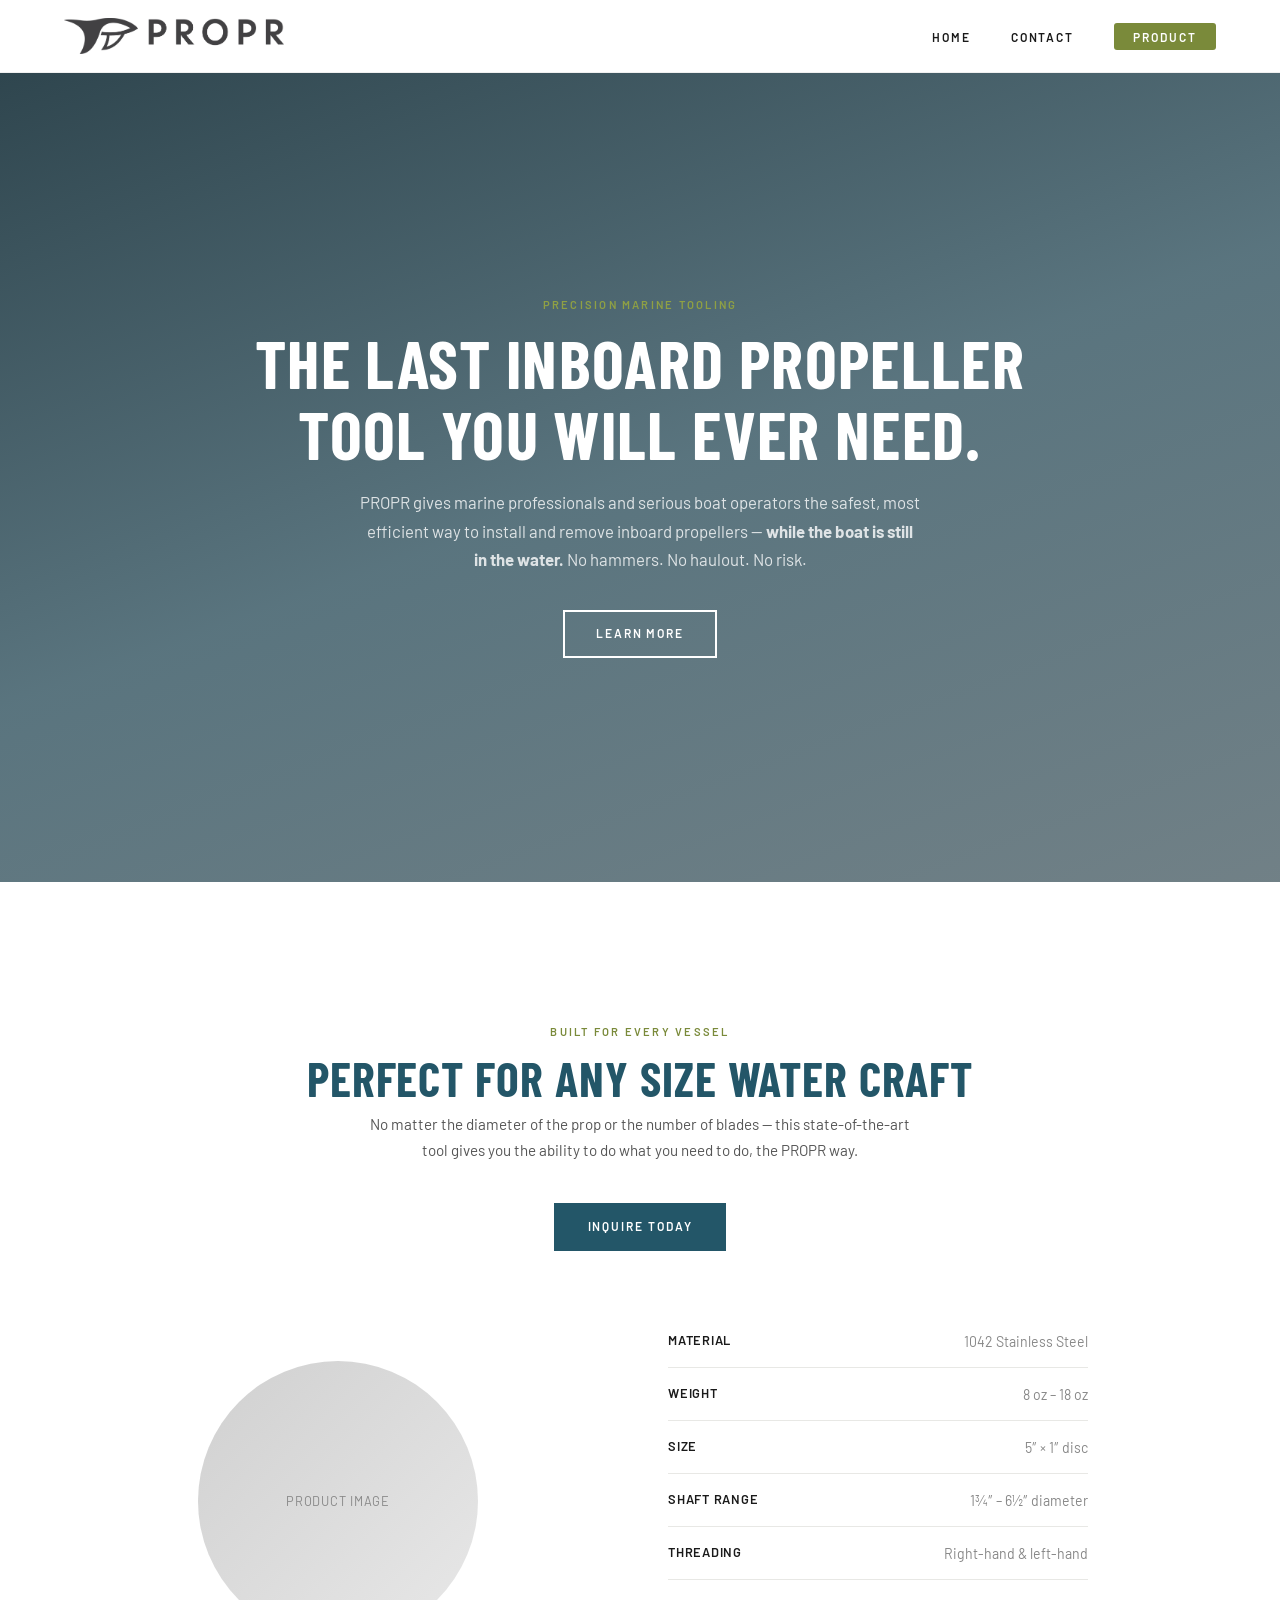
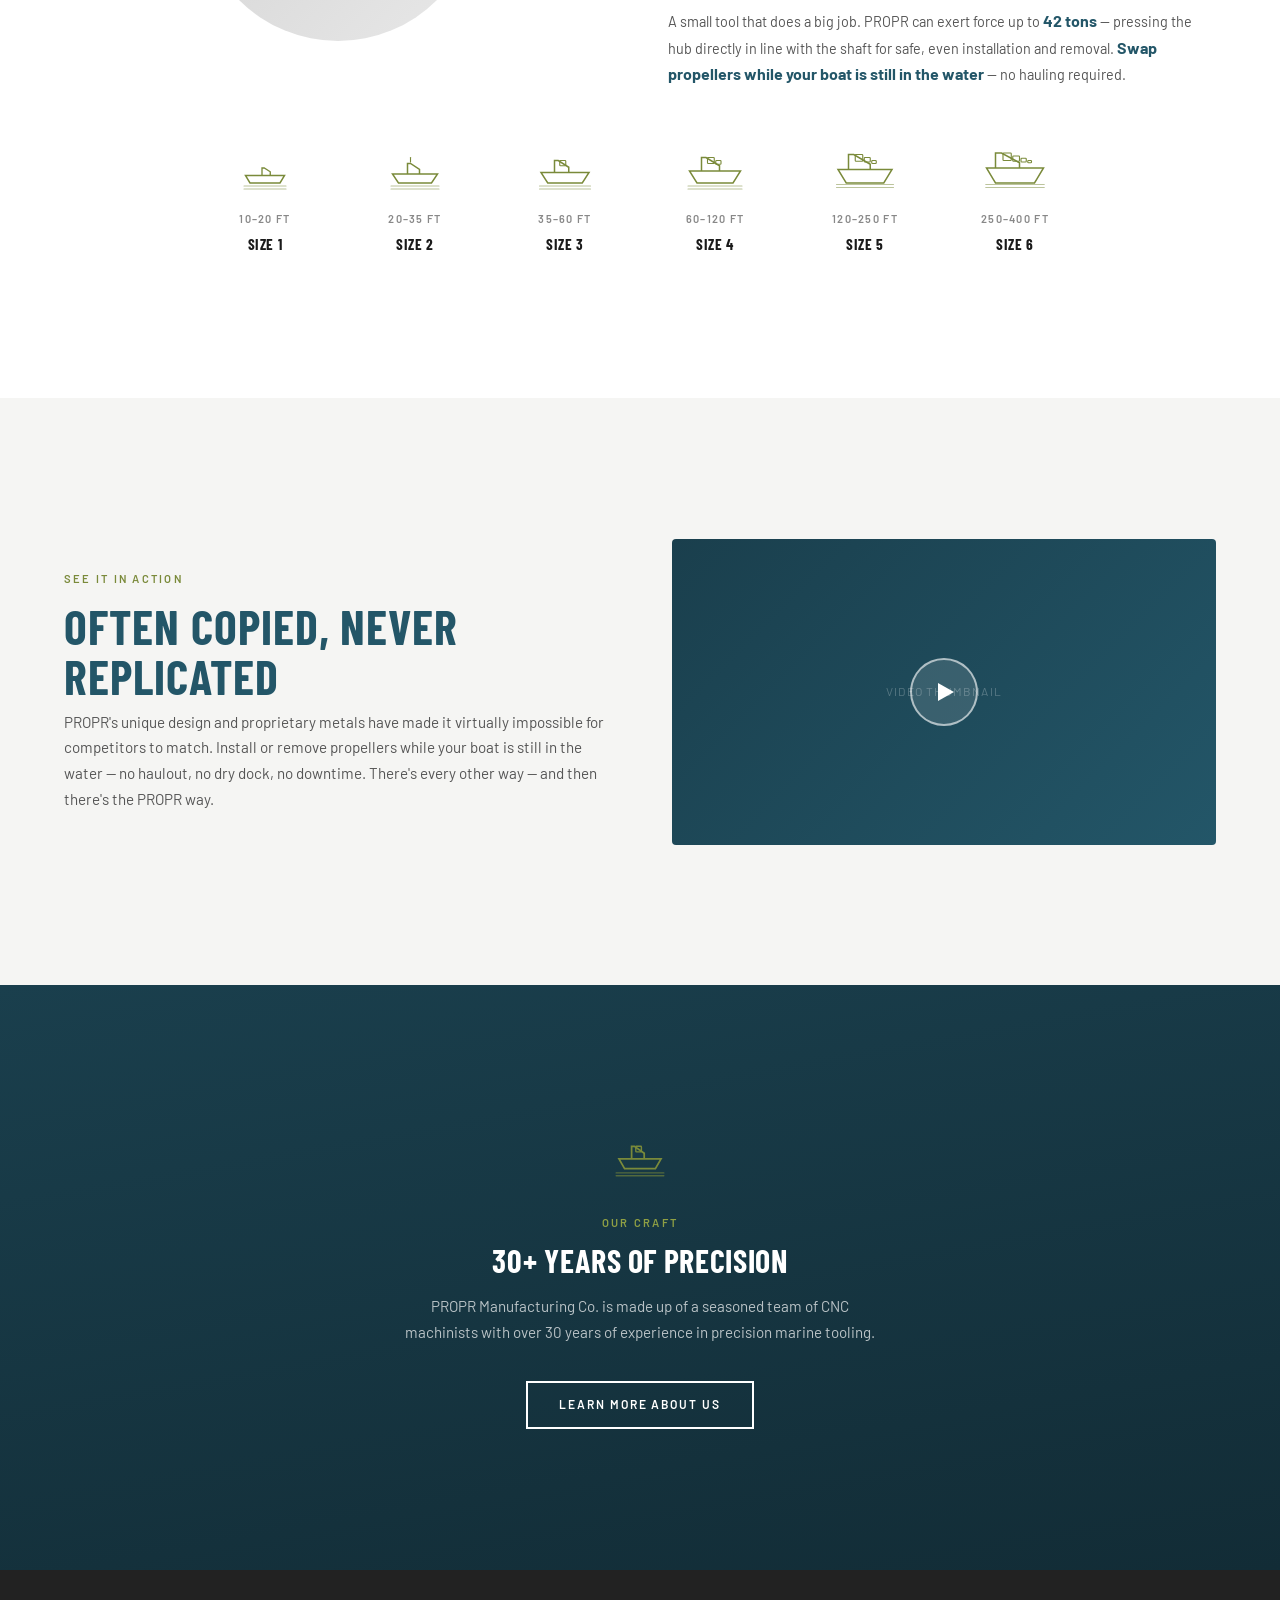
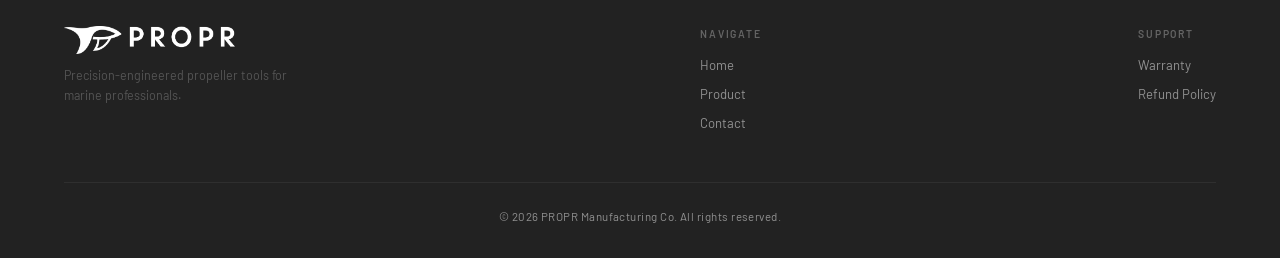
<file: index.html>
<!DOCTYPE html>
<html lang="en">
<head>
  <meta charset="UTF-8">
  <meta name="viewport" content="width=device-width, initial-scale=1.0">
  <title>PROPR — The Last Inboard Propeller Tool You'll Ever Need</title>
  <meta name="description" content="PROPR provides marine professionals and boat operators with the most efficient method of installing and removing inboard boat propellers.">
  <link rel="stylesheet" href="css/styles.css">
</head>
<body>

  <!-- HEADER -->
  <header class="site-header">
    <nav class="container nav-inner">
      <a href="index.html" class="logo">
        <img src="img/propr-logo.png" alt="PROPR" style="height:36px;width:auto;">
      </a>
      <ul class="nav-links">
        <li><a href="index.html">Home</a></li>
        <li><a href="contact.html">Contact</a></li>
        <li><a href="product.html" class="nav-cta">Product</a></li>
      </ul>
      <button class="hamburger" aria-label="Menu">
        <span></span><span></span><span></span>
      </button>
    </nav>
    <div class="mobile-nav">
      <a href="index.html">Home</a>
      <a href="product.html">Product</a>
      <a href="contact.html">Contact</a>
    </div>
  </header>

  <!-- HERO -->
  <section class="hero hero--centered">
    <video class="hero-video" autoplay muted loop playsinline>
      <source src="video/hero-loop.mp4" type="video/mp4">
    </video>
    <div class="hero-overlay"></div>
    <div class="container">
      <div class="hero-content hero-content--centered">
        <span class="eyebrow eyebrow--light">Precision Marine Tooling</span>
        <h1>The last inboard propeller tool you will ever need.</h1>
        <p>PROPR gives marine professionals and serious boat operators the safest, most efficient way to install and remove inboard propellers — <strong>while the boat is still in the water.</strong> No hammers. No haulout. No risk.</p>
        <a href="product.html" class="btn btn-outline">Learn More</a>
      </div>
    </div>
  </section>

  <!-- PRODUCT SHOWCASE -->
  <section class="product-showcase">
    <div class="container">
      <span class="eyebrow reveal">Built for Every Vessel</span>
      <h2 class="reveal">Perfect for Any Size Water Craft</h2>
      <p class="reveal">No matter the diameter of the prop or the number of blades — this state-of-the-art tool gives you the ability to do what you need to do, the PROPR way.</p>

      <a href="product.html" class="btn btn-primary reveal" style="margin-bottom:1rem;">Inquire Today</a>

      <div class="showcase-grid">
        <div class="showcase-image reveal-scale">
          <div class="product-placeholder">Product Image</div>
        </div>

        <div class="reveal-group">
          <div class="specs-table reveal">
            <div class="spec-row">
              <span class="spec-label">Material</span>
              <span class="spec-value">1042 Stainless Steel</span>
            </div>
            <div class="spec-row">
              <span class="spec-label">Weight</span>
              <span class="spec-value">8 oz – 18 oz</span>
            </div>
            <div class="spec-row">
              <span class="spec-label">Size</span>
              <span class="spec-value">5″ × 1″ disc</span>
            </div>
            <div class="spec-row">
              <span class="spec-label">Shaft Range</span>
              <span class="spec-value">1¾″ – 6½″ diameter</span>
            </div>
            <div class="spec-row">
              <span class="spec-label">Threading</span>
              <span class="spec-value">Right-hand &amp; left-hand</span>
            </div>
          </div>

          <p class="force-callout reveal">
            A small tool that does a big job. PROPR can exert force up to <strong>42 tons</strong> — pressing the hub directly in line with the shaft for safe, even installation and removal. <strong>Swap propellers while your boat is still in the water</strong> — no hauling required.
          </p>
        </div>
      </div>

      <!-- Boat Size Icons — 6 sizes -->
      <div class="size-icons reveal" style="margin-top:3.5rem;">
        <div class="size-icon">
          <svg viewBox="0 0 80 60" fill="none" xmlns="http://www.w3.org/2000/svg">
            <path d="M14 40h52l-6 10H20l-6-10z" stroke="currentColor" stroke-width="2" fill="none"/>
            <path d="M36 40V30h3l8 5v5" stroke="currentColor" stroke-width="1.8" fill="none"/>
            <path d="M12 54h56M12 58h56" stroke="currentColor" stroke-width="1.5" stroke-linecap="round" opacity=".5"/>
          </svg>
          <span class="size-range">10–20 ft</span>
          <span class="size-name">Size 1</span>
        </div>
        <div class="size-icon">
          <svg viewBox="0 0 80 60" fill="none" xmlns="http://www.w3.org/2000/svg">
            <path d="M10 38h60l-8 12H18l-8-12z" stroke="currentColor" stroke-width="2" fill="none"/>
            <path d="M30 38V24h4l12 8v6" stroke="currentColor" stroke-width="2" fill="none"/>
            <line x1="34" y1="22" x2="34" y2="16" stroke="currentColor" stroke-width="1.5" stroke-linecap="round"/>
            <path d="M8 54h64M8 58h64" stroke="currentColor" stroke-width="1.5" stroke-linecap="round" opacity=".5"/>
          </svg>
          <span class="size-range">20–35 ft</span>
          <span class="size-name">Size 2</span>
        </div>
        <div class="size-icon">
          <svg viewBox="0 0 80 60" fill="none" xmlns="http://www.w3.org/2000/svg">
            <path d="M8 36h64l-9 14H17L8 36z" stroke="currentColor" stroke-width="2" fill="none"/>
            <path d="M26 36V20h5l14 9v7" stroke="currentColor" stroke-width="2" fill="none"/>
            <rect x="33" y="20" width="8" height="7" rx="1" stroke="currentColor" stroke-width="1.5" fill="none"/>
            <path d="M6 54h68M6 58h68" stroke="currentColor" stroke-width="1.5" stroke-linecap="round" opacity=".5"/>
          </svg>
          <span class="size-range">35–60 ft</span>
          <span class="size-name">Size 3</span>
        </div>
        <div class="size-icon">
          <svg viewBox="0 0 80 60" fill="none" xmlns="http://www.w3.org/2000/svg">
            <path d="M6 34h68l-10 16H16L6 34z" stroke="currentColor" stroke-width="2" fill="none"/>
            <path d="M22 34V16h6l18 11v7" stroke="currentColor" stroke-width="2" fill="none"/>
            <rect x="30" y="16" width="9" height="8" rx="1" stroke="currentColor" stroke-width="1.5" fill="none"/>
            <rect x="41" y="20" width="7" height="5" rx="1" stroke="currentColor" stroke-width="1.5" fill="none"/>
            <path d="M4 54h72M4 58h72" stroke="currentColor" stroke-width="1.5" stroke-linecap="round" opacity=".5"/>
          </svg>
          <span class="size-range">60–120 ft</span>
          <span class="size-name">Size 4</span>
        </div>
        <div class="size-icon">
          <svg viewBox="0 0 80 60" fill="none" xmlns="http://www.w3.org/2000/svg">
            <path d="M4 32h72l-11 18H15L4 32z" stroke="currentColor" stroke-width="2" fill="none"/>
            <path d="M18 32V12h7l22 13v7" stroke="currentColor" stroke-width="2" fill="none"/>
            <rect x="27" y="12" width="10" height="9" rx="1" stroke="currentColor" stroke-width="1.5" fill="none"/>
            <rect x="39" y="16" width="8" height="6" rx="1" stroke="currentColor" stroke-width="1.5" fill="none"/>
            <rect x="49" y="20" width="6" height="4" rx="1" stroke="currentColor" stroke-width="1.5" fill="none"/>
            <path d="M2 52h76M2 56h76" stroke="currentColor" stroke-width="1.5" stroke-linecap="round" opacity=".5"/>
          </svg>
          <span class="size-range">120–250 ft</span>
          <span class="size-name">Size 5</span>
        </div>
        <div class="size-icon">
          <svg viewBox="0 0 80 60" fill="none" xmlns="http://www.w3.org/2000/svg">
            <path d="M2 30h76l-12 20H14L2 30z" stroke="currentColor" stroke-width="2" fill="none"/>
            <path d="M14 30V10h8l24 13v7" stroke="currentColor" stroke-width="2" fill="none"/>
            <rect x="24" y="10" width="11" height="10" rx="1" stroke="currentColor" stroke-width="1.5" fill="none"/>
            <rect x="37" y="14" width="9" height="7" rx="1" stroke="currentColor" stroke-width="1.5" fill="none"/>
            <rect x="48" y="17" width="7" height="5" rx="1" stroke="currentColor" stroke-width="1.5" fill="none"/>
            <rect x="57" y="20" width="5" height="3" rx="1" stroke="currentColor" stroke-width="1.5" fill="none"/>
            <path d="M1 52h78M1 56h78" stroke="currentColor" stroke-width="1.5" stroke-linecap="round" opacity=".5"/>
          </svg>
          <span class="size-range">250–400 ft</span>
          <span class="size-name">Size 6</span>
        </div>
      </div>
    </div>
  </section>

  <!-- VIDEO SECTION -->
  <section class="video-section">
    <div class="container">
      <div class="video-grid">
        <div class="video-text reveal-left">
          <span class="eyebrow">See It in Action</span>
          <h2>Often Copied, Never Replicated</h2>
          <p>PROPR's unique design and proprietary metals have made it virtually impossible for competitors to match. Install or remove propellers while your boat is still in the water — no haulout, no dry dock, no downtime. There's every other way — and then there's the PROPR way.</p>
        </div>
        <div class="video-embed reveal-right" role="button" tabindex="0" aria-label="Play video">
          <div style="width:100%;height:100%;background:linear-gradient(135deg,#1a3f4d,#235668);display:flex;align-items:center;justify-content:center;">
            <span style="color:rgba(255,255,255,.25);font-size:.75rem;letter-spacing:.1em;text-transform:uppercase;">Video Thumbnail</span>
          </div>
          <div class="play-btn"></div>
        </div>
      </div>
    </div>
  </section>

  <!-- ABOUT BANNER -->
  <section class="about-banner">
    <div class="container reveal">
      <svg class="boat-icon" viewBox="0 0 80 70" fill="none" xmlns="http://www.w3.org/2000/svg">
        <path d="M10 42h60l-8 14H18l-8-14z" stroke="currentColor" stroke-width="2.5" fill="none"/>
        <path d="M28 42V24h4l14 10v8" stroke="currentColor" stroke-width="2.5" fill="none"/>
        <rect x="34" y="24" width="8" height="8" rx="1" stroke="currentColor" stroke-width="2" fill="none"/>
        <path d="M6 62h68M6 66h68" stroke="currentColor" stroke-width="2" stroke-linecap="round" opacity=".6"/>
      </svg>
      <span class="eyebrow" style="color:var(--gold-light);">Our Craft</span>
      <h2>30+ Years of Precision</h2>
      <p>PROPR Manufacturing Co. is made up of a seasoned team of CNC machinists with over 30 years of experience in precision marine tooling.</p>
      <a href="contact.html" class="btn btn-outline">Learn More About Us</a>
    </div>
  </section>

  <!-- FOOTER -->
  <footer class="site-footer">
    <div class="container">
      <div class="footer-inner">
        <div>
          <div class="footer-logo"><img src="img/propr-logo.png" alt="PROPR" style="height:28px;width:auto;filter:brightness(10);"></div>
          <p class="footer-tagline">Precision-engineered propeller tools for marine professionals.</p>
        </div>
        <div class="footer-links">
          <h4>Navigate</h4>
          <a href="index.html">Home</a>
          <a href="product.html">Product</a>
          <a href="contact.html">Contact</a>
        </div>
        <div class="footer-links">
          <h4>Support</h4>
          <a href="contact.html#warranty">Warranty</a>
          <a href="contact.html#refund">Refund Policy</a>
        </div>
      </div>
      <div class="footer-bottom">
        &copy; 2026 PROPR Manufacturing Co. All rights reserved.
      </div>
    </div>
  </footer>

  <script src="js/main.js"></script>
</body>
</html>
</file>
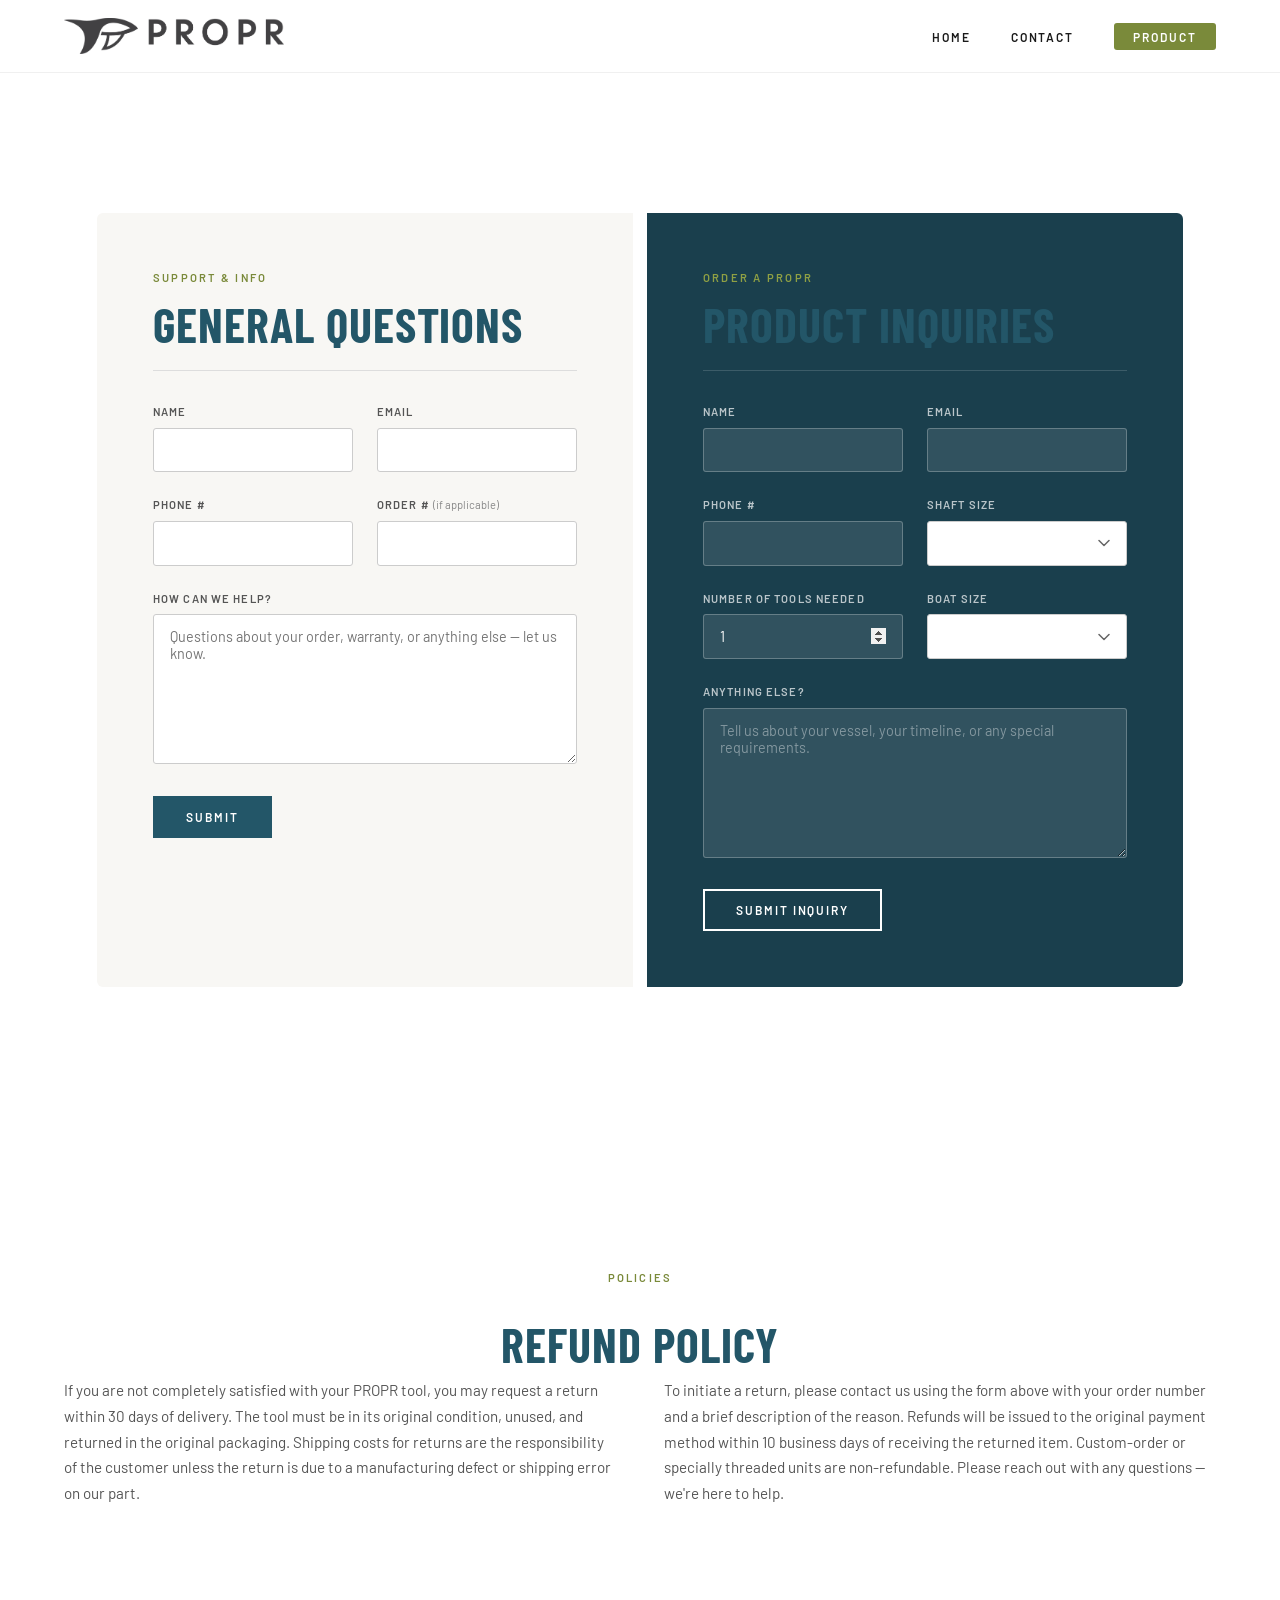
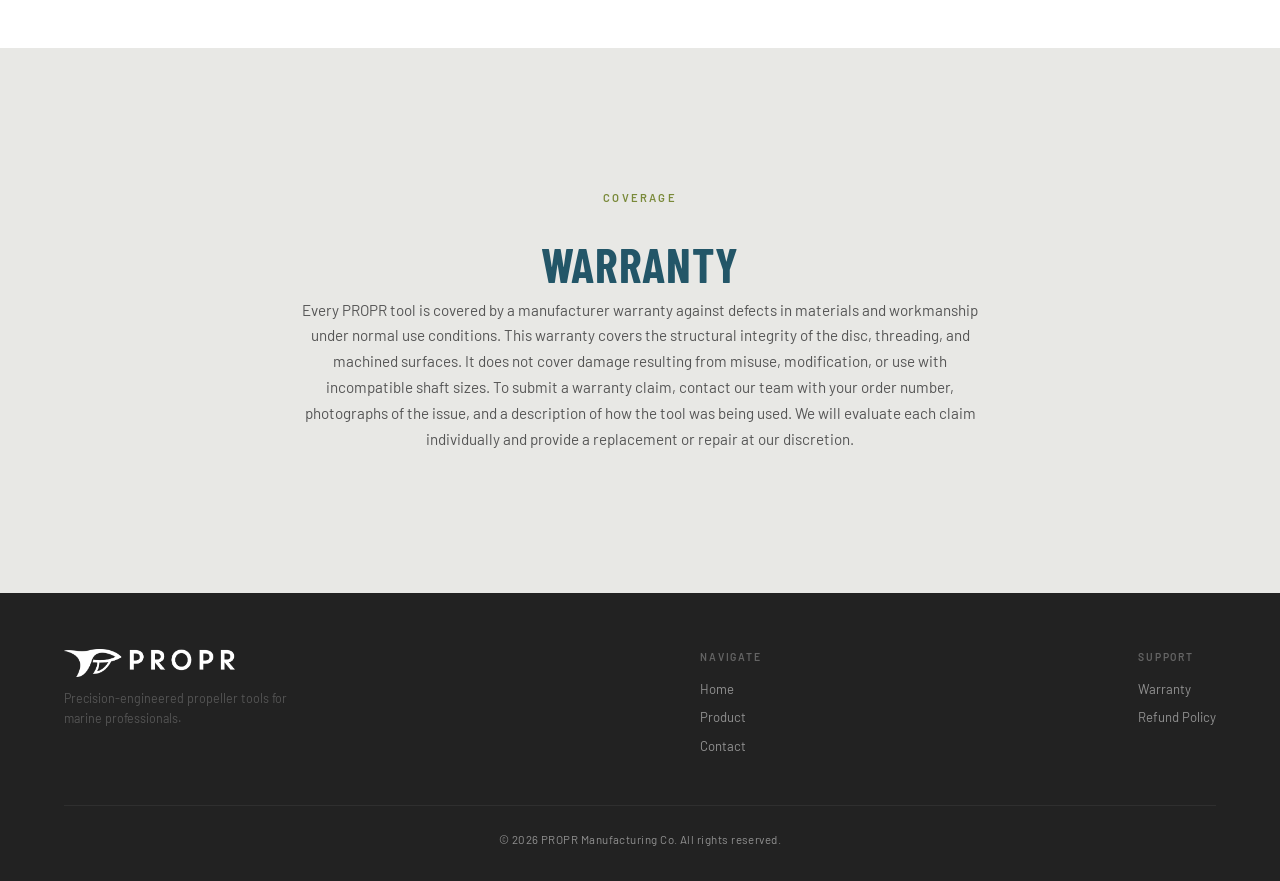
<file: contact.html>
<!DOCTYPE html>
<html lang="en">
<head>
  <meta charset="UTF-8">
  <meta name="viewport" content="width=device-width, initial-scale=1.0">
  <title>Contact — PROPR Manufacturing Co.</title>
  <meta name="description" content="Get in touch with PROPR Manufacturing Co. for orders, sizing questions, and support.">
  <link rel="stylesheet" href="css/styles.css">
</head>
<body>

  <header class="site-header">
    <nav class="container nav-inner">
      <a href="index.html" class="logo">
        <img src="img/propr-logo.png" alt="PROPR" style="height:36px;width:auto;">
      </a>
      <ul class="nav-links">
        <li><a href="index.html">Home</a></li>
        <li><a href="contact.html">Contact</a></li>
        <li><a href="product.html" class="nav-cta">Product</a></li>
      </ul>
      <button class="hamburger" aria-label="Menu"><span></span><span></span><span></span></button>
    </nav>
    <div class="mobile-nav">
      <a href="index.html">Home</a>
      <a href="product.html">Product</a>
      <a href="contact.html">Contact</a>
    </div>
  </header>

  <!-- CONTACT FORMS -->
  <section class="contact-section">
    <div class="container">

      <!-- Mobile toggle -->
      <div class="form-toggle reveal">
        <button class="form-toggle-btn active" data-target="general">General Questions</button>
        <button class="form-toggle-btn" data-target="inquiry">Product Inquiries</button>
      </div>

      <div class="dual-form-grid reveal">

        <!-- General Questions -->
        <div class="contact-form-card form-panel active" id="form-general">
          <span class="eyebrow">Support &amp; Info</span>
          <h2>General Questions</h2>
          <div class="divider"></div>
          <form class="contact-form">
            <div class="form-row">
              <div class="form-group">
                <label for="gen-name">Name</label>
                <input type="text" id="gen-name" name="name" required>
              </div>
              <div class="form-group">
                <label for="gen-email">Email</label>
                <input type="email" id="gen-email" name="email" required>
              </div>
            </div>
            <div class="form-row">
              <div class="form-group">
                <label for="gen-phone">Phone #</label>
                <input type="tel" id="gen-phone" name="phone">
              </div>
              <div class="form-group">
                <label for="gen-order">Order # <span style="font-weight:400;color:var(--gray-mid);text-transform:none;letter-spacing:0;">(if applicable)</span></label>
                <input type="text" id="gen-order" name="order">
              </div>
            </div>
            <div class="form-row">
              <div class="form-group full">
                <label for="gen-message">How Can We Help?</label>
                <textarea id="gen-message" name="message" rows="6" placeholder="Questions about your order, warranty, or anything else — let us know." required></textarea>
              </div>
            </div>
            <button type="submit" class="btn btn-primary">Submit</button>
          </form>
        </div>

        <!-- Product Inquiries -->
        <div class="contact-form-card contact-form-card--dark form-panel" id="form-inquiry">
          <span class="eyebrow" style="color:var(--gold-light);">Order a PROPR</span>
          <h2>Product Inquiries</h2>
          <div class="divider" style="background:rgba(255,255,255,.15);"></div>
          <form class="contact-form">
            <div class="form-row">
              <div class="form-group">
                <label for="inq-name">Name</label>
                <input type="text" id="inq-name" name="name" required>
              </div>
              <div class="form-group">
                <label for="inq-email">Email</label>
                <input type="email" id="inq-email" name="email" required>
              </div>
            </div>
            <div class="form-row">
              <div class="form-group">
                <label for="inq-phone">Phone #</label>
                <input type="tel" id="inq-phone" name="phone">
              </div>
              <div class="form-group">
                <label for="inq-shaft">Shaft Size</label>
                <select id="inq-shaft" name="shaft_size">
                  <option value="" disabled selected>Select shaft size</option>
                  <option value="1.75">1.75 inch</option>
                  <option value="2.00">2.00 inch</option>
                  <option value="2.25">2.25 inch</option>
                  <option value="2.50">2.50 inch</option>
                  <option value="2.75">2.75 inch</option>
                  <option value="3.00">3.00 inch</option>
                  <option value="3.50">3.50 inch</option>
                  <option value="4.00">4.00 inch</option>
                  <option value="4.50">4.50 inch</option>
                  <option value="5.00">5.00 inch</option>
                  <option value="6.00">6.00 inch</option>
                  <option value="6.50">6.50 inch</option>
                  <option value="unsure">Not sure yet</option>
                </select>
              </div>
            </div>
            <div class="form-row">
              <div class="form-group">
                <label for="inq-qty">Number of Tools Needed</label>
                <input type="number" id="inq-qty" name="quantity" min="1" value="1">
              </div>
              <div class="form-group">
                <label for="inq-boat">Boat Size</label>
                <select id="inq-boat" name="boat_size">
                  <option value="" disabled selected>Select boat size</option>
                  <option value="10-20">10–20 ft</option>
                  <option value="20-35">20–35 ft</option>
                  <option value="35-60">35–60 ft</option>
                  <option value="60-120">60–120 ft</option>
                  <option value="120-250">120–250 ft</option>
                  <option value="250-400">250–400 ft</option>
                </select>
              </div>
            </div>
            <div class="form-row">
              <div class="form-group full">
                <label for="inq-message">Anything Else?</label>
                <textarea id="inq-message" name="message" rows="5" placeholder="Tell us about your vessel, your timeline, or any special requirements."></textarea>
              </div>
            </div>
            <button type="submit" class="btn btn-outline">Submit Inquiry</button>
          </form>
        </div>

      </div>
    </div>
  </section>

  <!-- REFUND POLICY -->
  <section class="policy-section" id="refund">
    <div class="container reveal">
      <span class="eyebrow" style="text-align:center;display:block;">Policies</span>
      <h2>Refund Policy</h2>
      <div class="policy-columns">
        <div>
          <p>If you are not completely satisfied with your PROPR tool, you may request a return within 30 days of delivery. The tool must be in its original condition, unused, and returned in the original packaging. Shipping costs for returns are the responsibility of the customer unless the return is due to a manufacturing defect or shipping error on our part.</p>
        </div>
        <div>
          <p>To initiate a return, please contact us using the form above with your order number and a brief description of the reason. Refunds will be issued to the original payment method within 10 business days of receiving the returned item. Custom-order or specially threaded units are non-refundable. Please reach out with any questions — we're here to help.</p>
        </div>
      </div>
    </div>
  </section>

  <!-- WARRANTY -->
  <section class="warranty-section" id="warranty">
    <div class="container reveal">
      <span class="eyebrow" style="text-align:center;display:block;">Coverage</span>
      <h2>Warranty</h2>
      <p>Every PROPR tool is covered by a manufacturer warranty against defects in materials and workmanship under normal use conditions. This warranty covers the structural integrity of the disc, threading, and machined surfaces. It does not cover damage resulting from misuse, modification, or use with incompatible shaft sizes. To submit a warranty claim, contact our team with your order number, photographs of the issue, and a description of how the tool was being used. We will evaluate each claim individually and provide a replacement or repair at our discretion.</p>
    </div>
  </section>

  <!-- FOOTER -->
  <footer class="site-footer">
    <div class="container">
      <div class="footer-inner">
        <div>
          <div class="footer-logo"><img src="img/propr-logo.png" alt="PROPR" style="height:28px;width:auto;filter:brightness(10);"></div>
          <p class="footer-tagline">Precision-engineered propeller tools for marine professionals.</p>
        </div>
        <div class="footer-links">
          <h4>Navigate</h4>
          <a href="index.html">Home</a>
          <a href="product.html">Product</a>
          <a href="contact.html">Contact</a>
        </div>
        <div class="footer-links">
          <h4>Support</h4>
          <a href="contact.html#warranty">Warranty</a>
          <a href="contact.html#refund">Refund Policy</a>
        </div>
      </div>
      <div class="footer-bottom">&copy; 2026 PROPR Manufacturing Co. All rights reserved.</div>
    </div>
  </footer>
  <script src="js/main.js"></script>
</body>
</html>
</file>
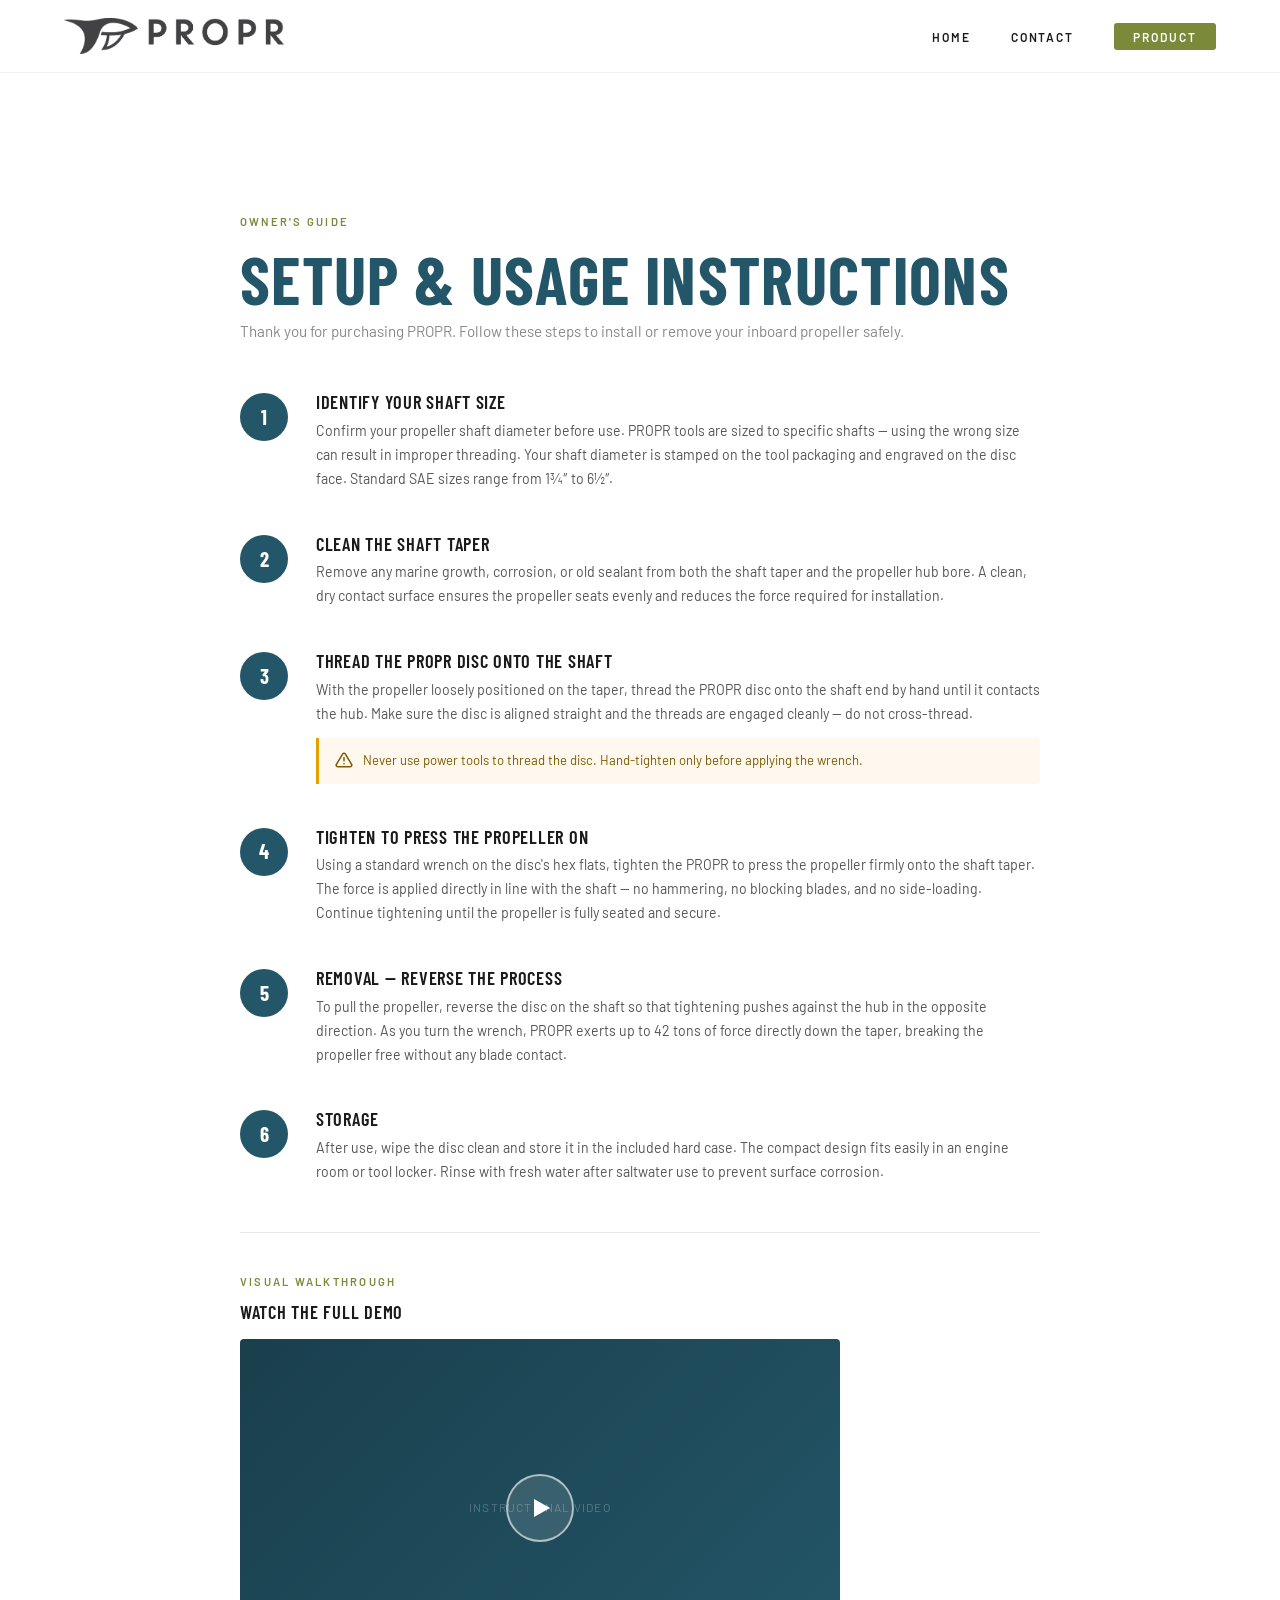
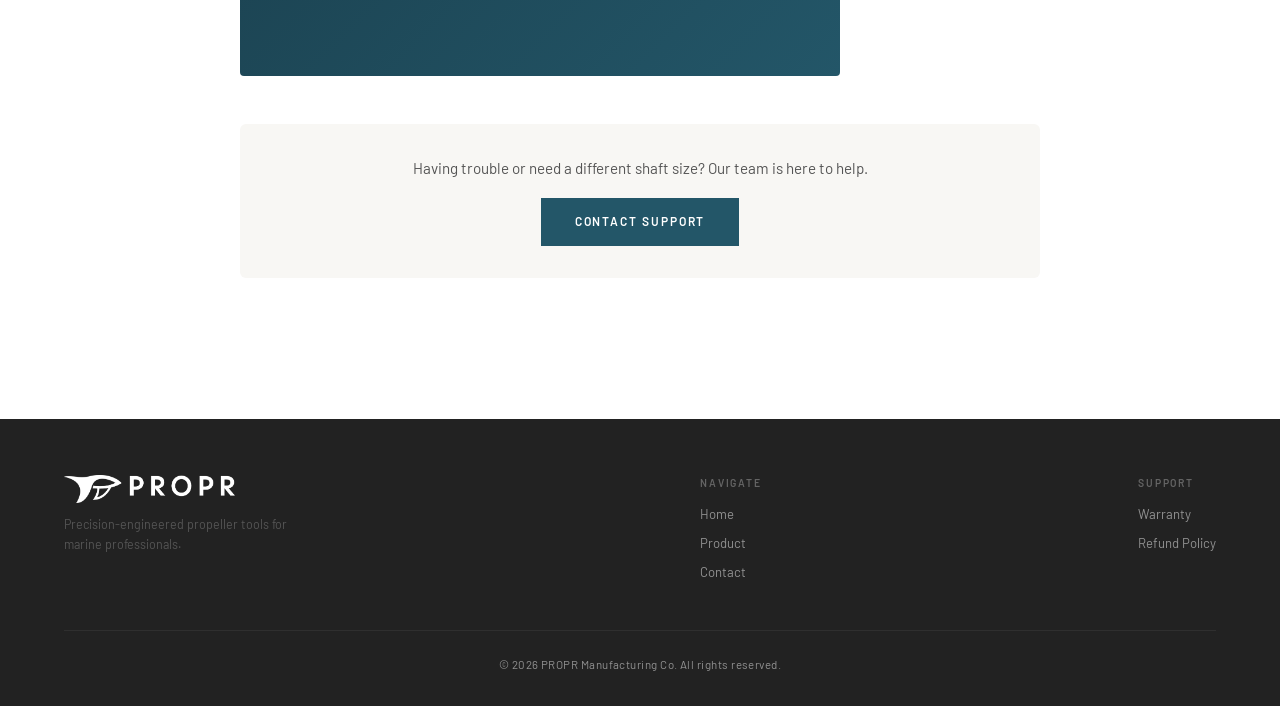
<file: instructions.html>
<!DOCTYPE html>
<html lang="en">
<head>
  <meta charset="UTF-8">
  <meta name="viewport" content="width=device-width, initial-scale=1.0">
  <title>PROPR — Setup &amp; Usage Instructions</title>
  <meta name="robots" content="noindex, nofollow">
  <meta name="description" content="Official setup and usage instructions for your PROPR propeller tool.">
  <link rel="stylesheet" href="css/styles.css">
</head>
<body>

  <header class="site-header">
    <nav class="container nav-inner">
      <a href="index.html" class="logo">
        <img src="img/propr-logo.png" alt="PROPR" style="height:36px;width:auto;">
      </a>
      <ul class="nav-links">
        <li><a href="index.html">Home</a></li>
        <li><a href="contact.html">Contact</a></li>
        <li><a href="product.html" class="nav-cta">Product</a></li>
      </ul>
      <button class="hamburger" aria-label="Menu"><span></span><span></span><span></span></button>
    </nav>
    <div class="mobile-nav">
      <a href="index.html">Home</a>
      <a href="product.html">Product</a>
      <a href="contact.html">Contact</a>
    </div>
  </header>

  <!-- INSTRUCTIONS -->
  <section class="instructions-section">
    <div class="container">
      <div class="instructions-card">
        <span class="eyebrow reveal">Owner's Guide</span>
        <h1 class="reveal">Setup &amp; Usage Instructions</h1>
        <p class="subtitle reveal">Thank you for purchasing PROPR. Follow these steps to install or remove your inboard propeller safely.</p>

        <div class="instruction-step reveal">
          <div class="step-number">1</div>
          <div class="step-content">
            <h3>Identify Your Shaft Size</h3>
            <p>Confirm your propeller shaft diameter before use. PROPR tools are sized to specific shafts — using the wrong size can result in improper threading. Your shaft diameter is stamped on the tool packaging and engraved on the disc face. Standard SAE sizes range from 1¾″ to 6½″.</p>
          </div>
        </div>

        <div class="instruction-step reveal">
          <div class="step-number">2</div>
          <div class="step-content">
            <h3>Clean the Shaft Taper</h3>
            <p>Remove any marine growth, corrosion, or old sealant from both the shaft taper and the propeller hub bore. A clean, dry contact surface ensures the propeller seats evenly and reduces the force required for installation.</p>
          </div>
        </div>

        <div class="instruction-step reveal">
          <div class="step-number">3</div>
          <div class="step-content">
            <h3>Thread the PROPR Disc onto the Shaft</h3>
            <p>With the propeller loosely positioned on the taper, thread the PROPR disc onto the shaft end by hand until it contacts the hub. Make sure the disc is aligned straight and the threads are engaged cleanly — do not cross-thread.</p>
            <div class="warning">
              <svg width="18" height="18" viewBox="0 0 24 24" fill="none" stroke="currentColor" stroke-width="2" stroke-linecap="round" style="flex-shrink:0;margin-top:1px;"><path d="M12 9v4M12 17h.01"/><path d="M10.29 3.86L1.82 18a2 2 0 001.71 3h16.94a2 2 0 001.71-3L13.71 3.86a2 2 0 00-3.42 0z"/></svg>
              <span>Never use power tools to thread the disc. Hand-tighten only before applying the wrench.</span>
            </div>
          </div>
        </div>

        <div class="instruction-step reveal">
          <div class="step-number">4</div>
          <div class="step-content">
            <h3>Tighten to Press the Propeller On</h3>
            <p>Using a standard wrench on the disc's hex flats, tighten the PROPR to press the propeller firmly onto the shaft taper. The force is applied directly in line with the shaft — no hammering, no blocking blades, and no side-loading. Continue tightening until the propeller is fully seated and secure.</p>
          </div>
        </div>

        <div class="instruction-step reveal">
          <div class="step-number">5</div>
          <div class="step-content">
            <h3>Removal — Reverse the Process</h3>
            <p>To pull the propeller, reverse the disc on the shaft so that tightening pushes against the hub in the opposite direction. As you turn the wrench, PROPR exerts up to 42 tons of force directly down the taper, breaking the propeller free without any blade contact.</p>
          </div>
        </div>

        <div class="instruction-step reveal">
          <div class="step-number">6</div>
          <div class="step-content">
            <h3>Storage</h3>
            <p>After use, wipe the disc clean and store it in the included hard case. The compact design fits easily in an engine room or tool locker. Rinse with fresh water after saltwater use to prevent surface corrosion.</p>
          </div>
        </div>

        <!-- Video -->
        <div style="margin-top:3rem; padding-top:2.5rem; border-top:1px solid var(--gray-light);" class="reveal">
          <span class="eyebrow">Visual Walkthrough</span>
          <h3 style="font-family:var(--font-display);font-weight:600;font-size:1.15rem;text-transform:uppercase;letter-spacing:.04em;margin-bottom:1rem;">Watch the Full Demo</h3>
          <div class="video-embed" role="button" tabindex="0" aria-label="Play instructional video" style="max-width:600px;">
            <div style="width:100%;height:100%;background:linear-gradient(135deg,#1a3f4d,#235668);display:flex;align-items:center;justify-content:center;">
              <span style="color:rgba(255,255,255,.25);font-size:.75rem;letter-spacing:.1em;text-transform:uppercase;">Instructional Video</span>
            </div>
            <div class="play-btn"></div>
          </div>
        </div>

        <!-- Support CTA -->
        <div style="margin-top:3rem; padding:2rem; background:var(--cream); border-radius:6px; text-align:center;" class="reveal">
          <p style="margin-bottom:1rem;">Having trouble or need a different shaft size? Our team is here to help.</p>
          <a href="contact.html" class="btn btn-primary">Contact Support</a>
        </div>
      </div>
    </div>
  </section>

  <!-- FOOTER -->
  <footer class="site-footer">
    <div class="container">
      <div class="footer-inner">
        <div>
          <div class="footer-logo"><img src="img/propr-logo.png" alt="PROPR" style="height:28px;width:auto;filter:brightness(10);"></div>
          <p class="footer-tagline">Precision-engineered propeller tools for marine professionals.</p>
        </div>
        <div class="footer-links">
          <h4>Navigate</h4>
          <a href="index.html">Home</a>
          <a href="product.html">Product</a>
          <a href="contact.html">Contact</a>
        </div>
        <div class="footer-links">
          <h4>Support</h4>
          <a href="contact.html#warranty">Warranty</a>
          <a href="contact.html#refund">Refund Policy</a>
        </div>
      </div>
      <div class="footer-bottom">&copy; 2026 PROPR Manufacturing Co. All rights reserved.</div>
    </div>
  </footer>
  <script src="js/main.js"></script>
</body>
</html>
</file>
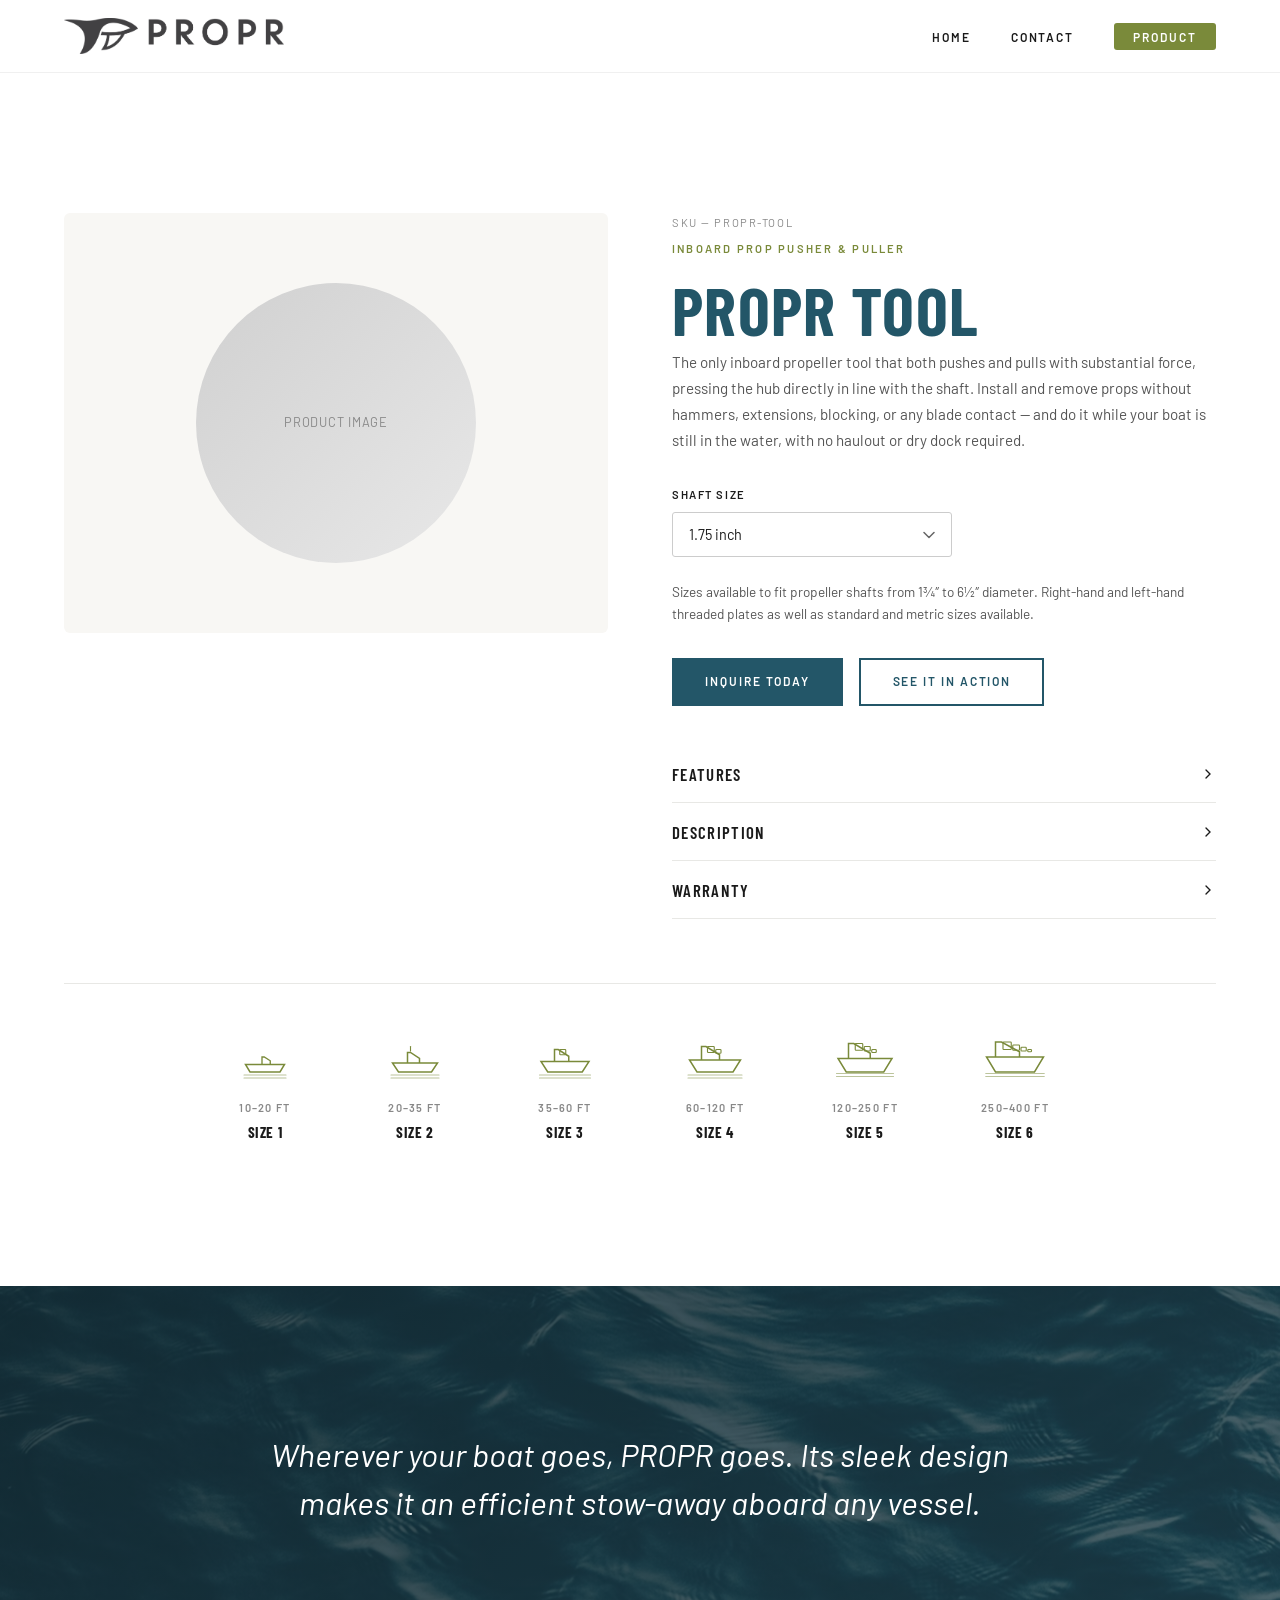
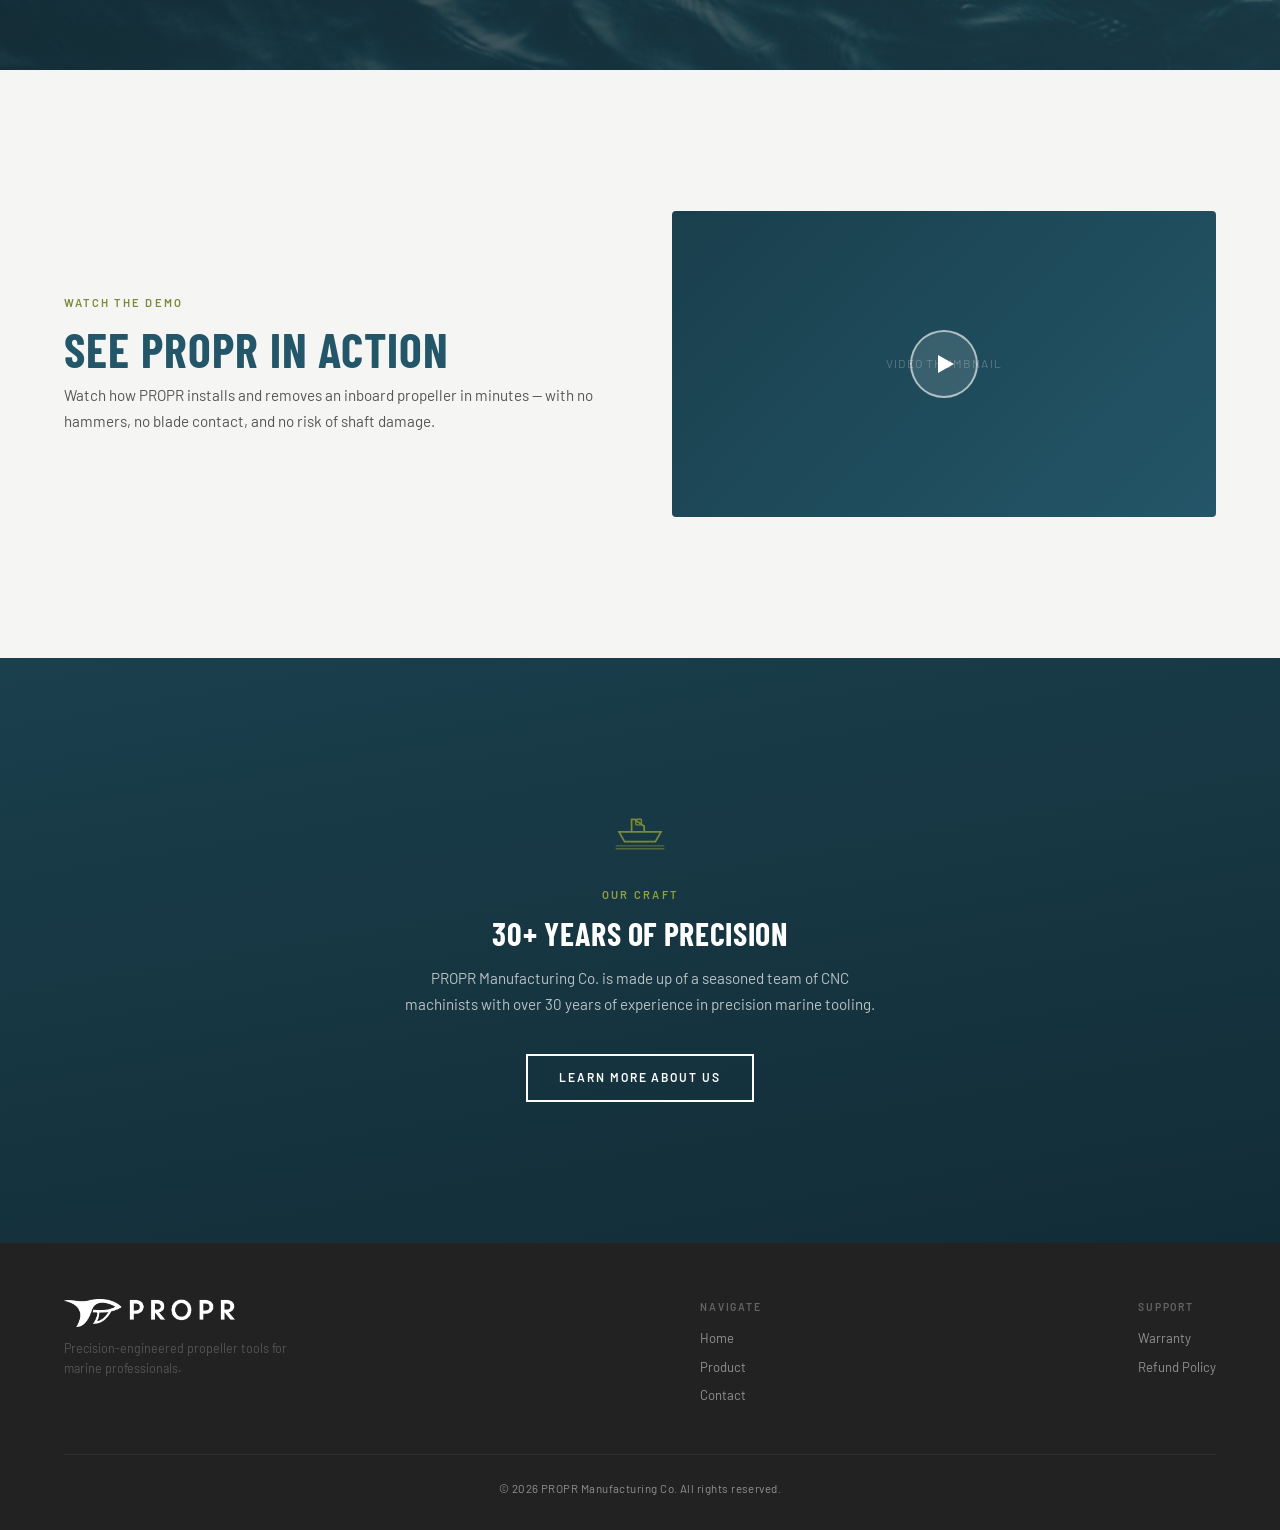
<file: product.html>
<!DOCTYPE html>
<html lang="en">
<head>
  <meta charset="UTF-8">
  <meta name="viewport" content="width=device-width, initial-scale=1.0">
  <title>PROPR Tool — Inboard Propeller Pusher &amp; Puller</title>
  <meta name="description" content="The PROPR tool installs and removes inboard boat propellers with up to 42 tons of force — no hammers, no blade contact, no risk.">
  <link rel="stylesheet" href="css/styles.css">
</head>
<body>

  <!-- HEADER -->
  <header class="site-header">
    <nav class="container nav-inner">
      <a href="index.html" class="logo">
        <img src="img/propr-logo.png" alt="PROPR" style="height:36px;width:auto;">
      </a>
      <ul class="nav-links">
        <li><a href="index.html">Home</a></li>
        <li><a href="contact.html">Contact</a></li>
        <li><a href="product.html" class="nav-cta">Product</a></li>
      </ul>
      <button class="hamburger" aria-label="Menu"><span></span><span></span><span></span></button>
    </nav>
    <div class="mobile-nav">
      <a href="index.html">Home</a>
      <a href="product.html">Product</a>
      <a href="contact.html">Contact</a>
    </div>
  </header>

  <!-- PRODUCT SECTION -->
  <section class="product-hero">
    <div class="container">
      <div class="product-layout">
        <div class="product-image-wrap reveal-scale">
          <div class="product-placeholder">Product Image</div>
        </div>

        <div class="product-details">
          <p class="sku reveal">SKU — PROPR-TOOL</p>
          <span class="eyebrow reveal">Inboard Prop Pusher &amp; Puller</span>
          <h1 class="reveal">PROPR Tool</h1>
          <p class="description reveal">The only inboard propeller tool that both pushes and pulls with substantial force, pressing the hub directly in line with the shaft. Install and remove props without hammers, extensions, blocking, or any blade contact — and do it while your boat is still in the water, with no haulout or dry dock required.</p>

          <div class="size-selector reveal">
            <label for="shaft-size">Shaft Size</label>
            <select id="shaft-size">
              <option value="1.75">1.75 inch</option>
              <option value="2.00">2.00 inch</option>
              <option value="2.25">2.25 inch</option>
              <option value="2.50">2.50 inch</option>
              <option value="2.75">2.75 inch</option>
              <option value="3.00">3.00 inch</option>
              <option value="3.50">3.50 inch</option>
              <option value="4.00">4.00 inch</option>
              <option value="4.50">4.50 inch</option>
              <option value="5.00">5.00 inch</option>
              <option value="6.00">6.00 inch</option>
              <option value="6.50">6.50 inch</option>
            </select>
          </div>

          <p class="size-note reveal">Sizes available to fit propeller shafts from 1¾″ to 6½″ diameter. Right-hand and left-hand threaded plates as well as standard and metric sizes available.</p>

          <div style="display:flex;gap:1rem;flex-wrap:wrap;" class="reveal">
            <a href="contact.html" class="btn btn-primary">Inquire Today</a>
            <a href="#video" class="btn btn-outline-dark">See It in Action</a>
          </div>

          <!-- Accordion -->
          <div class="accordion reveal">
            <div class="accordion-item">
              <button class="accordion-header">
                Features
                <svg class="accordion-chevron" viewBox="0 0 24 24" fill="none" stroke="currentColor" stroke-width="2" stroke-linecap="round"><path d="M9 6l6 6-6 6"/></svg>
              </button>
              <div class="accordion-body">
                <div class="accordion-body-wrap"><div class="accordion-body-inner">
                  <ul>
                    <li>Swap propellers while the boat is still in the water — no haulout needed</li>
                    <li>Works as both a prop pusher and puller in a single tool</li>
                    <li>Exerts up to 42 tons of force directly along the shaft taper</li>
                    <li>No contact with blades — eliminates damage from chains, hooks, or clamps</li>
                    <li>Not affected by prop diameter, blade count, or overlap</li>
                    <li>Seats the propeller forcefully onto the taper for secure installation</li>
                    <li>CNC-machined from 1042 stainless steel for lasting durability</li>
                    <li>Compact 5″ × 1″ disc design for easy engine-room stowage</li>
                  </ul>
                </div>
              </div></div>
            </div>
            <div class="accordion-item">
              <button class="accordion-header">
                Description
                <svg class="accordion-chevron" viewBox="0 0 24 24" fill="none" stroke="currentColor" stroke-width="2" stroke-linecap="round"><path d="M9 6l6 6-6 6"/></svg>
              </button>
              <div class="accordion-body">
                <div class="accordion-body-wrap"><div class="accordion-body-inner">
                  <p>PROPR is a precision-machined propeller installation and removal tool designed for inboard shafts. Unlike traditional methods that rely on hammers, pry bars, or blade-contact pullers, PROPR presses the hub directly in line with the shaft — the mechanically correct approach. This eliminates the risk of propeller loosening on the taper, which can lead to vibration, keyway cracks, and eventual shaft failure. Used and trusted by leading marine builders and service yards worldwide.</p>
                </div>
              </div></div>
            </div>
            <div class="accordion-item">
              <button class="accordion-header">
                Warranty
                <svg class="accordion-chevron" viewBox="0 0 24 24" fill="none" stroke="currentColor" stroke-width="2" stroke-linecap="round"><path d="M9 6l6 6-6 6"/></svg>
              </button>
              <div class="accordion-body">
                <div class="accordion-body-wrap"><div class="accordion-body-inner">
                  <p>Every PROPR tool is backed by our manufacturer warranty covering defects in materials and workmanship under normal use. For warranty claims, contact our team with your order number and a description of the issue. See our <a href="contact.html#warranty" style="color:var(--teal);text-decoration:underline;">full warranty policy</a> for details.</p>
                </div>
              </div></div>
            </div>
          </div>
        </div>
      </div>

      <!-- Boat Size Icons — 6 sizes -->
      <div class="size-icons reveal" style="margin-top:4rem; padding-top:3rem; border-top:1px solid var(--gray-light);">
        <!-- Size 1: Small runabout / skiff -->
        <div class="size-icon">
          <svg viewBox="0 0 80 60" fill="none" xmlns="http://www.w3.org/2000/svg">
            <path d="M14 40h52l-6 10H20l-6-10z" stroke="currentColor" stroke-width="2" fill="none"/>
            <path d="M36 40V30h3l8 5v5" stroke="currentColor" stroke-width="1.8" fill="none"/>
            <path d="M12 54h56M12 58h56" stroke="currentColor" stroke-width="1.5" stroke-linecap="round" opacity=".5"/>
          </svg>
          <span class="size-range">10–20 ft</span>
          <span class="size-name">Size 1</span>
        </div>
        <!-- Size 2: Center console / bowrider -->
        <div class="size-icon">
          <svg viewBox="0 0 80 60" fill="none" xmlns="http://www.w3.org/2000/svg">
            <path d="M10 38h60l-8 12H18l-8-12z" stroke="currentColor" stroke-width="2" fill="none"/>
            <path d="M30 38V24h4l12 8v6" stroke="currentColor" stroke-width="2" fill="none"/>
            <line x1="34" y1="22" x2="34" y2="16" stroke="currentColor" stroke-width="1.5" stroke-linecap="round"/>
            <path d="M8 54h64M8 58h64" stroke="currentColor" stroke-width="1.5" stroke-linecap="round" opacity=".5"/>
          </svg>
          <span class="size-range">20–35 ft</span>
          <span class="size-name">Size 2</span>
        </div>
        <!-- Size 3: Cabin cruiser -->
        <div class="size-icon">
          <svg viewBox="0 0 80 60" fill="none" xmlns="http://www.w3.org/2000/svg">
            <path d="M8 36h64l-9 14H17L8 36z" stroke="currentColor" stroke-width="2" fill="none"/>
            <path d="M26 36V20h5l14 9v7" stroke="currentColor" stroke-width="2" fill="none"/>
            <rect x="33" y="20" width="8" height="7" rx="1" stroke="currentColor" stroke-width="1.5" fill="none"/>
            <path d="M6 54h68M6 58h68" stroke="currentColor" stroke-width="1.5" stroke-linecap="round" opacity=".5"/>
          </svg>
          <span class="size-range">35–60 ft</span>
          <span class="size-name">Size 3</span>
        </div>
        <!-- Size 4: Sport yacht -->
        <div class="size-icon">
          <svg viewBox="0 0 80 60" fill="none" xmlns="http://www.w3.org/2000/svg">
            <path d="M6 34h68l-10 16H16L6 34z" stroke="currentColor" stroke-width="2" fill="none"/>
            <path d="M22 34V16h6l18 11v7" stroke="currentColor" stroke-width="2" fill="none"/>
            <rect x="30" y="16" width="9" height="8" rx="1" stroke="currentColor" stroke-width="1.5" fill="none"/>
            <rect x="41" y="20" width="7" height="5" rx="1" stroke="currentColor" stroke-width="1.5" fill="none"/>
            <path d="M4 54h72M4 58h72" stroke="currentColor" stroke-width="1.5" stroke-linecap="round" opacity=".5"/>
          </svg>
          <span class="size-range">60–120 ft</span>
          <span class="size-name">Size 4</span>
        </div>
        <!-- Size 5: Large motor yacht -->
        <div class="size-icon">
          <svg viewBox="0 0 80 60" fill="none" xmlns="http://www.w3.org/2000/svg">
            <path d="M4 32h72l-11 18H15L4 32z" stroke="currentColor" stroke-width="2" fill="none"/>
            <path d="M18 32V12h7l22 13v7" stroke="currentColor" stroke-width="2" fill="none"/>
            <rect x="27" y="12" width="10" height="9" rx="1" stroke="currentColor" stroke-width="1.5" fill="none"/>
            <rect x="39" y="16" width="8" height="6" rx="1" stroke="currentColor" stroke-width="1.5" fill="none"/>
            <rect x="49" y="20" width="6" height="4" rx="1" stroke="currentColor" stroke-width="1.5" fill="none"/>
            <path d="M2 52h76M2 56h76" stroke="currentColor" stroke-width="1.5" stroke-linecap="round" opacity=".5"/>
          </svg>
          <span class="size-range">120–250 ft</span>
          <span class="size-name">Size 5</span>
        </div>
        <!-- Size 6: Commercial / superyacht -->
        <div class="size-icon">
          <svg viewBox="0 0 80 60" fill="none" xmlns="http://www.w3.org/2000/svg">
            <path d="M2 30h76l-12 20H14L2 30z" stroke="currentColor" stroke-width="2" fill="none"/>
            <path d="M14 30V10h8l24 13v7" stroke="currentColor" stroke-width="2" fill="none"/>
            <rect x="24" y="10" width="11" height="10" rx="1" stroke="currentColor" stroke-width="1.5" fill="none"/>
            <rect x="37" y="14" width="9" height="7" rx="1" stroke="currentColor" stroke-width="1.5" fill="none"/>
            <rect x="48" y="17" width="7" height="5" rx="1" stroke="currentColor" stroke-width="1.5" fill="none"/>
            <rect x="57" y="20" width="5" height="3" rx="1" stroke="currentColor" stroke-width="1.5" fill="none"/>
            <path d="M1 52h78M1 56h78" stroke="currentColor" stroke-width="1.5" stroke-linecap="round" opacity=".5"/>
          </svg>
          <span class="size-range">250–400 ft</span>
          <span class="size-name">Size 6</span>
        </div>
      </div>
    </div>
  </section>

  <!-- QUOTE BANNER -->
  <section class="quote-banner">
    <div class="quote-banner-bg" style="background-image:url('img/water-bg.jpg');"></div>
    <div class="container reveal">
      <h2>Wherever your boat goes, PROPR goes. Its sleek design makes it an efficient stow-away aboard any vessel.</h2>
    </div>
  </section>

  <!-- VIDEO SECTION -->
  <section class="video-section" id="video">
    <div class="container">
      <div class="video-grid">
        <div class="video-text reveal-left">
          <span class="eyebrow">Watch the Demo</span>
          <h2>See PROPR in Action</h2>
          <p>Watch how PROPR installs and removes an inboard propeller in minutes — with no hammers, no blade contact, and no risk of shaft damage.</p>
        </div>
        <div class="video-embed reveal-right" role="button" tabindex="0" aria-label="Play video">
          <div style="width:100%;height:100%;background:linear-gradient(135deg,#1a3f4d,#235668);display:flex;align-items:center;justify-content:center;">
            <span style="color:rgba(255,255,255,.25);font-size:.75rem;letter-spacing:.1em;text-transform:uppercase;">Video Thumbnail</span>
          </div>
          <div class="play-btn"></div>
        </div>
      </div>
    </div>
  </section>

  <!-- ABOUT BANNER -->
  <section class="about-banner">
    <div class="container reveal">
      <svg class="boat-icon" viewBox="0 0 80 70" fill="none" xmlns="http://www.w3.org/2000/svg">
        <path d="M10 42h60l-8 14H18l-8-14z" stroke="currentColor" stroke-width="2.5" fill="none"/>
        <path d="M28 42V24h4l14 10v8" stroke="currentColor" stroke-width="2.5" fill="none"/>
        <rect x="34" y="24" width="8" height="8" rx="1" stroke="currentColor" stroke-width="2" fill="none"/>
        <path d="M6 62h68M6 66h68" stroke="currentColor" stroke-width="2" stroke-linecap="round" opacity=".6"/>
      </svg>
      <span class="eyebrow" style="color:var(--gold-light);">Our Craft</span>
      <h2>30+ Years of Precision</h2>
      <p>PROPR Manufacturing Co. is made up of a seasoned team of CNC machinists with over 30 years of experience in precision marine tooling.</p>
      <a href="contact.html" class="btn btn-outline">Learn More About Us</a>
    </div>
  </section>

  <!-- FOOTER -->
  <footer class="site-footer">
    <div class="container">
      <div class="footer-inner">
        <div>
          <div class="footer-logo"><img src="img/propr-logo.png" alt="PROPR" style="height:28px;width:auto;filter:brightness(10);"></div>
          <p class="footer-tagline">Precision-engineered propeller tools for marine professionals.</p>
        </div>
        <div class="footer-links">
          <h4>Navigate</h4>
          <a href="index.html">Home</a>
          <a href="product.html">Product</a>
          <a href="contact.html">Contact</a>
        </div>
        <div class="footer-links">
          <h4>Support</h4>
          <a href="contact.html#warranty">Warranty</a>
          <a href="contact.html#refund">Refund Policy</a>
        </div>
      </div>
      <div class="footer-bottom">&copy; 2026 PROPR Manufacturing Co. All rights reserved.</div>
    </div>
  </footer>
  <script src="js/main.js"></script>
</body>
</html>
</file>
<file: css/styles.css>
/* ============================================
   PROPR — Global Styles
   Typography: Brigade Overland aesthetic
   Animations: Subscrr.app-inspired micro-interactions
   ============================================ */

@import url('https://fonts.googleapis.com/css2?family=Barlow+Condensed:wght@400;500;600;700&family=Barlow:ital,wght@0,300;0,400;0,500;0,600;1,400;1,500&display=swap');

/* --- Reset & Base --- */
*, *::before, *::after { box-sizing: border-box; margin: 0; padding: 0; }

:root {
  --teal: #235668;
  --teal-dark: #1a3f4d;
  --teal-deep: #122c36;
  --gold: #7a8a3a;
  --gold-light: #8fa044;
  --cream: #f8f7f4;
  --gray-light: #e8e8e5;
  --gray-mid: #888;
  --gray-dark: #555;
  --white: #ffffff;
  --black: #1a1a1a;

  /* Typography */
  --font-display: 'Barlow Condensed', 'Arial Narrow', sans-serif;
  --font-body: 'Barlow', -apple-system, sans-serif;
  --max-width: 1200px;
  --section-pad: clamp(5rem, 11vw, 9rem);
}

html { scroll-behavior: smooth; }

body {
  font-family: var(--font-body);
  font-weight: 400;
  color: var(--black);
  background: var(--white);
  line-height: 1.65;
  -webkit-font-smoothing: antialiased;
  overflow-x: hidden;
}

img { max-width: 100%; height: auto; display: block; }
a { color: inherit; text-decoration: none; }
button, input, textarea, select { font-family: inherit; }

.container {
  width: 90%;
  max-width: var(--max-width);
  margin: 0 auto;
}

/* ============================================
   TYPOGRAPHY SYSTEM (Brigade-inspired)
   ============================================ */

/* Eyebrow — small uppercase label above headings */
.eyebrow {
  display: block;
  font-family: var(--font-body);
  font-size: .7rem;
  font-weight: 600;
  letter-spacing: .2em;
  text-transform: uppercase;
  color: var(--gold);
  margin-bottom: .75rem;
}
.eyebrow--light { color: rgba(255,255,255,.5); }

/* Headlines — bold condensed sans */
h1, h2, h3 {
  font-family: var(--font-display);
  font-weight: 700;
  line-height: 1.05;
  text-transform: uppercase;
  letter-spacing: .02em;
}
h1 { font-size: clamp(2.6rem, 6vw, 4.2rem); }
h2 { font-size: clamp(1.8rem, 4vw, 3rem); }
h3 { font-size: clamp(1.2rem, 2vw, 1.5rem); }

/* Featured/quote text — italic lighter weight */
.text-feature {
  font-family: var(--font-body);
  font-weight: 400;
  font-style: italic;
  font-size: clamp(1.2rem, 2.5vw, 1.65rem);
  line-height: 1.5;
  letter-spacing: 0;
  text-transform: none;
}

/* Body */
p {
  font-size: .95rem;
  line-height: 1.7;
  color: var(--gray-dark);
}

/* ============================================
   SCROLL ANIMATIONS (Subscrr-inspired)
   Staggered fade-up reveals with timing offsets
   ============================================ */
.reveal {
  opacity: 0;
  transform: translateY(32px);
  transition: opacity .7s cubic-bezier(.16,1,.3,1),
              transform .7s cubic-bezier(.16,1,.3,1);
}
.reveal.visible {
  opacity: 1;
  transform: translateY(0);
}

/* Stagger children — each child delays slightly */
.reveal-group .reveal:nth-child(1) { transition-delay: 0s; }
.reveal-group .reveal:nth-child(2) { transition-delay: .1s; }
.reveal-group .reveal:nth-child(3) { transition-delay: .2s; }
.reveal-group .reveal:nth-child(4) { transition-delay: .25s; }
.reveal-group .reveal:nth-child(5) { transition-delay: .3s; }

/* Slide from left */
.reveal-left {
  opacity: 0;
  transform: translateX(-40px);
  transition: opacity .7s cubic-bezier(.16,1,.3,1),
              transform .7s cubic-bezier(.16,1,.3,1);
}
.reveal-left.visible {
  opacity: 1;
  transform: translateX(0);
}

/* Slide from right */
.reveal-right {
  opacity: 0;
  transform: translateX(40px);
  transition: opacity .7s cubic-bezier(.16,1,.3,1),
              transform .7s cubic-bezier(.16,1,.3,1);
}
.reveal-right.visible {
  opacity: 1;
  transform: translateX(0);
}

/* Scale-in for images */
.reveal-scale {
  opacity: 0;
  transform: scale(.92);
  transition: opacity .8s cubic-bezier(.16,1,.3,1),
              transform .8s cubic-bezier(.16,1,.3,1);
}
.reveal-scale.visible {
  opacity: 1;
  transform: scale(1);
}

/* Reduced motion */
@media (prefers-reduced-motion: reduce) {
  .reveal, .reveal-left, .reveal-right, .reveal-scale {
    opacity: 1;
    transform: none;
    transition: none;
  }
}

/* ============================================
   HEADER / NAV
   ============================================ */
.site-header {
  position: fixed;
  top: 0; left: 0; right: 0;
  z-index: 1000;
  background: var(--white);
  border-bottom: 1px solid rgba(0,0,0,.06);
  transition: box-shadow .3s, background .3s;
}
.site-header.scrolled {
  box-shadow: 0 2px 24px rgba(0,0,0,.07);
}

.nav-inner {
  display: flex;
  align-items: center;
  justify-content: space-between;
  height: 72px;
}

.logo {
  display: flex;
  align-items: center;
  gap: .6rem;
}
.logo img {
  height: 36px;
  width: auto;
}

.nav-links {
  display: flex;
  gap: 2.5rem;
  list-style: none;
}
.nav-links a {
  font-family: var(--font-body);
  font-size: .75rem;
  font-weight: 600;
  letter-spacing: .16em;
  text-transform: uppercase;
  color: var(--black);
  position: relative;
  padding-bottom: 3px;
  transition: color .25s;
}
.nav-links a::after {
  content: '';
  position: absolute;
  bottom: -2px; left: 0;
  width: 0; height: 2px;
  background: var(--teal);
  transition: width .35s cubic-bezier(.16,1,.3,1);
}
.nav-links a:hover { color: var(--teal); }
.nav-links a:hover::after { width: 100%; }

/* Nav CTA button */
.nav-links .nav-cta {
  background: var(--gold);
  color: var(--white);
  padding: .55em 1.6em;
  border-radius: 3px;
  transition: background .3s, transform .3s;
}
.nav-links .nav-cta::after { display: none; }
.nav-links .nav-cta:hover {
  background: var(--gold-light);
  color: var(--white);
  transform: translateY(-1px);
}

/* Hamburger */
.hamburger {
  display: none;
  flex-direction: column;
  gap: 5px;
  background: none;
  border: none;
  cursor: pointer;
  padding: 4px;
}
.hamburger span {
  display: block;
  width: 24px; height: 2px;
  background: var(--black);
  transition: transform .3s, opacity .3s;
}
.hamburger.active span:nth-child(1) { transform: translateY(7px) rotate(45deg); }
.hamburger.active span:nth-child(2) { opacity: 0; }
.hamburger.active span:nth-child(3) { transform: translateY(-7px) rotate(-45deg); }

/* Mobile nav */
.mobile-nav {
  display: none;
  position: fixed;
  top: 72px; left: 0; right: 0; bottom: 0;
  background: var(--white);
  z-index: 999;
  flex-direction: column;
  align-items: center;
  justify-content: center;
  gap: 2.5rem;
}
.mobile-nav.open { display: flex; }
.mobile-nav a {
  font-family: var(--font-display);
  font-size: 1.6rem;
  font-weight: 600;
  letter-spacing: .1em;
  text-transform: uppercase;
  color: var(--black);
  transition: color .25s;
}
.mobile-nav a:hover { color: var(--teal); }

/* ============================================
   BUTTONS
   ============================================ */
.btn {
  display: inline-block;
  font-family: var(--font-body);
  font-size: .75rem;
  font-weight: 600;
  letter-spacing: .16em;
  text-transform: uppercase;
  padding: 1em 2.6em;
  border: 2px solid transparent;
  cursor: pointer;
  transition: all .35s cubic-bezier(.16,1,.3,1);
}
.btn-primary {
  background: var(--teal);
  color: var(--white);
  border-color: var(--teal);
}
.btn-primary:hover {
  background: var(--teal-dark);
  border-color: var(--teal-dark);
  transform: translateY(-1px);
}
.btn-outline {
  background: transparent;
  color: var(--white);
  border-color: var(--white);
}
.btn-outline:hover {
  background: var(--white);
  color: var(--teal-dark);
  transform: translateY(-1px);
}
.btn-outline-dark {
  background: transparent;
  color: var(--teal);
  border-color: var(--teal);
}
.btn-outline-dark:hover {
  background: var(--teal);
  color: var(--white);
  transform: translateY(-1px);
}

/* ============================================
   HERO
   ============================================ */
.hero {
  position: relative;
  height: 90vh;
  min-height: 560px;
  display: flex;
  align-items: center;
  overflow: hidden;
  margin-top: 72px;
}
.hero-video {
  position: absolute;
  inset: 0;
  width: 100%; height: 100%;
  object-fit: cover;
}
.hero-overlay {
  position: absolute;
  inset: 0;
  background: linear-gradient(
    160deg,
    rgba(18,44,54,.88) 0%,
    rgba(26,63,77,.72) 50%,
    rgba(18,44,54,.6) 100%
  );
}
.hero-fallback {
  position: absolute;
  inset: 0;
  background: linear-gradient(160deg, var(--teal-deep) 0%, var(--teal-dark) 50%, var(--teal) 100%);
}

.hero-content {
  position: relative;
  z-index: 2;
  max-width: 680px;
  margin-left: auto;
  padding-right: 5%;
  color: var(--white);
}
.hero .eyebrow {
  color: var(--gold-light);
  opacity: 0;
  transform: translateY(16px);
  animation: heroReveal .7s .3s cubic-bezier(.16,1,.3,1) forwards;
}
.hero h1 {
  color: var(--white);
  margin-bottom: 1.25rem;
  opacity: 0;
  transform: translateY(24px);
  animation: heroReveal .8s .45s cubic-bezier(.16,1,.3,1) forwards;
}
.hero p {
  font-size: clamp(.9rem, 1.4vw, 1.05rem);
  line-height: 1.7;
  color: rgba(255,255,255,.8);
  margin-bottom: 2.25rem;
  max-width: 500px;
  opacity: 0;
  transform: translateY(20px);
  animation: heroReveal .7s .6s cubic-bezier(.16,1,.3,1) forwards;
}
.hero .btn {
  opacity: 0;
  transform: translateY(16px);
  animation: heroReveal .6s .75s cubic-bezier(.16,1,.3,1) forwards;
}

@keyframes heroReveal {
  to { opacity: 1; transform: translateY(0); }
}

/* Centered hero variant */
.hero-content--centered {
  max-width: 920px;
  margin: 0 auto;
  padding: 0 5%;
  text-align: center;
}
.hero-content--centered p {
  max-width: 560px;
  margin-left: auto;
  margin-right: auto;
  margin-bottom: 2.25rem;
}

/* ============================================
   PRODUCT SHOWCASE (Homepage)
   ============================================ */
.product-showcase {
  padding: var(--section-pad) 0;
  text-align: center;
}
.product-showcase h2 {
  color: var(--teal);
  margin-bottom: .5rem;
}
.product-showcase > .container > p {
  max-width: 560px;
  margin: 0 auto 2.5rem;
}

.showcase-grid {
  display: grid;
  grid-template-columns: 1fr 1fr;
  gap: 3.5rem;
  align-items: center;
  text-align: left;
  margin-top: 3rem;
}
.showcase-image {
  display: flex;
  align-items: center;
  justify-content: center;
}
.showcase-image img {
  max-width: 380px;
  width: 100%;
  filter: drop-shadow(0 8px 30px rgba(0,0,0,.12));
}

.specs-table {
  width: 100%;
  max-width: 420px;
}
.spec-row {
  display: flex;
  justify-content: space-between;
  padding: .9rem 0;
  border-bottom: 1px solid var(--gray-light);
  font-size: .88rem;
}
.spec-label {
  font-weight: 600;
  text-transform: uppercase;
  letter-spacing: .06em;
  font-size: .8rem;
}
.spec-value { color: var(--gray-mid); }

.force-callout {
  margin-top: 1.75rem;
  font-size: .9rem;
  line-height: 1.65;
}
.force-callout strong {
  color: var(--teal);
  font-weight: 700;
  font-size: 1rem;
}

/* ============================================
   VIDEO SECTION (Homepage)
   ============================================ */
.video-section {
  padding: var(--section-pad) 0;
  background: #f5f5f3;
}
.video-grid {
  display: grid;
  grid-template-columns: 1fr 1fr;
  gap: 4rem;
  align-items: center;
}
.video-text h2 {
  color: var(--teal);
  margin-bottom: .5rem;
}
.video-text .text-feature {
  margin-bottom: 1.25rem;
}
.video-text p {
  line-height: 1.7;
}
.video-embed {
  position: relative;
  border-radius: 4px;
  overflow: hidden;
  background: var(--teal-deep);
  aspect-ratio: 16/9;
  cursor: pointer;
}
.video-embed img {
  width: 100%; height: 100%;
  object-fit: cover;
  opacity: .7;
  transition: opacity .4s, transform .6s cubic-bezier(.16,1,.3,1);
}
.video-embed:hover img {
  opacity: .55;
  transform: scale(1.03);
}
.play-btn {
  position: absolute;
  top: 50%; left: 50%;
  transform: translate(-50%,-50%);
  width: 68px; height: 68px;
  background: rgba(255,255,255,.12);
  border: 2px solid rgba(255,255,255,.6);
  border-radius: 50%;
  display: flex;
  align-items: center;
  justify-content: center;
  transition: all .4s cubic-bezier(.16,1,.3,1);
}
.play-btn::after {
  content: '';
  display: block;
  width: 0; height: 0;
  border-style: solid;
  border-width: 9px 0 9px 16px;
  border-color: transparent transparent transparent var(--white);
  margin-left: 3px;
}
.video-embed:hover .play-btn {
  background: rgba(255,255,255,.25);
  transform: translate(-50%,-50%) scale(1.1);
  border-color: rgba(255,255,255,.9);
}

/* ============================================
   ABOUT BANNER (clean geometric — no waves)
   ============================================ */
.about-banner {
  position: relative;
  padding: var(--section-pad) 0;
  background: linear-gradient(170deg, var(--teal-dark) 0%, var(--teal-deep) 100%);
  text-align: center;
  color: var(--white);
}

.about-banner .boat-icon {
  width: 56px; height: 56px;
  margin: 0 auto 1.5rem;
  color: var(--gold);
}
.about-banner .eyebrow {
  color: var(--gold-light);
}
.about-banner h2 {
  color: var(--white);
  margin-bottom: 1rem;
  font-size: clamp(1.4rem, 3vw, 2rem);
}
.about-banner p {
  max-width: 480px;
  margin: 0 auto 2.25rem;
  color: rgba(255,255,255,.7);
}

/* ============================================
   BOAT SIZE ICONS
   ============================================ */
.size-icons {
  display: flex;
  gap: 2rem 2.5rem;
  justify-content: center;
  flex-wrap: wrap;
  margin-top: 2rem;
}
.size-icon {
  text-align: center;
  width: 110px;
  transition: transform .35s cubic-bezier(.16,1,.3,1);
}
.size-icon:hover { transform: translateY(-4px); }
.size-icon svg {
  width: 60px; height: 50px;
  margin: 0 auto .6rem;
  color: var(--gold);
}
.size-icon .size-range {
  font-size: .68rem;
  font-weight: 600;
  letter-spacing: .12em;
  text-transform: uppercase;
  color: var(--gray-mid);
  display: block;
  margin-bottom: .15rem;
}
.size-icon .size-name {
  font-family: var(--font-display);
  font-size: .95rem;
  font-weight: 700;
  text-transform: uppercase;
  letter-spacing: .04em;
  color: var(--black);
}

/* ============================================
   PRODUCT PAGE
   ============================================ */
.product-hero {
  padding: calc(var(--section-pad) + 72px) 0 var(--section-pad);
}
.product-layout {
  display: grid;
  grid-template-columns: 1fr 1fr;
  gap: 4rem;
  align-items: start;
}
.product-image-wrap {
  background: var(--cream);
  border-radius: 6px;
  padding: 3rem;
  display: flex;
  align-items: center;
  justify-content: center;
  min-height: 420px;
  position: sticky;
  top: 100px;
}
.product-image-wrap img {
  max-width: 360px;
  width: 100%;
  filter: drop-shadow(0 6px 24px rgba(0,0,0,.1));
}
.product-placeholder {
  width: 280px; height: 280px;
  border-radius: 50%;
  background: linear-gradient(135deg, #d0d0d0 0%, #e8e8e8 100%);
  display: flex;
  align-items: center;
  justify-content: center;
  font-size: .8rem;
  color: var(--gray-mid);
  letter-spacing: .06em;
  text-transform: uppercase;
}

.product-details .sku {
  font-size: .7rem;
  color: var(--gray-mid);
  letter-spacing: .14em;
  text-transform: uppercase;
  margin-bottom: .5rem;
}
.product-details h1 {
  color: var(--teal);
  margin-bottom: .35rem;
}
.product-details .eyebrow {
  margin-bottom: 1rem;
}
.product-details .description {
  margin-bottom: 2rem;
}

/* Size selector */
.size-selector {
  margin-bottom: 1.5rem;
}
.size-selector label {
  display: block;
  font-size: .7rem;
  font-weight: 600;
  letter-spacing: .14em;
  text-transform: uppercase;
  margin-bottom: .5rem;
  color: var(--black);
}
.size-selector select {
  width: 100%;
  max-width: 280px;
  padding: .8rem 1rem;
  border: 1.5px solid #ccc;
  border-radius: 3px;
  font-size: .9rem;
  color: var(--black);
  background: var(--white);
  cursor: pointer;
  appearance: none;
  background-image: url("data:image/svg+xml,%3Csvg xmlns='http://www.w3.org/2000/svg' width='12' height='8' fill='none'%3E%3Cpath d='M1 1.5l5 5 5-5' stroke='%23666' stroke-width='1.5' stroke-linecap='round' stroke-linejoin='round'/%3E%3C/svg%3E");
  background-repeat: no-repeat;
  background-position: right 1rem center;
  transition: border-color .3s;
}
.size-selector select:focus {
  outline: none;
  border-color: var(--teal);
}

.size-note {
  font-size: .85rem;
  line-height: 1.65;
  margin-bottom: 2rem;
}

/* Accordion */
.accordion { margin-top: 2.5rem; }
.accordion-item {
  border-bottom: 1px solid var(--gray-light);
}
.accordion-header {
  display: flex;
  align-items: center;
  justify-content: space-between;
  width: 100%;
  padding: 1.15rem 0;
  background: none;
  border: none;
  cursor: pointer;
  font-family: var(--font-display);
  font-size: 1.05rem;
  font-weight: 600;
  letter-spacing: .08em;
  text-transform: uppercase;
  color: var(--black);
  text-align: left;
  transition: color .25s;
}
.accordion-header:hover { color: var(--teal); }
.accordion-chevron {
  width: 16px; height: 16px;
  transition: transform .45s cubic-bezier(.25,.1,.25,1);
  flex-shrink: 0;
}
.accordion-item.open .accordion-chevron {
  transform: rotate(90deg);
}
.accordion-body {
  display: grid;
  grid-template-rows: 0fr;
  transition: grid-template-rows .45s cubic-bezier(.25,.1,.25,1);
}
.accordion-item.open .accordion-body {
  grid-template-rows: 1fr;
}
.accordion-body-wrap {
  overflow: hidden;
}
.accordion-body-inner {
  padding: 0 0 1.25rem;
  font-size: .88rem;
  line-height: 1.7;
  opacity: 0;
  transform: translateY(-8px);
  transition: opacity .35s .05s ease, transform .35s .05s ease;
}
.accordion-item.open .accordion-body-inner {
  opacity: 1;
  transform: translateY(0);
}
.accordion-body-inner ul {
  list-style: none;
  padding: 0;
}
.accordion-body-inner li {
  padding: .35rem 0;
  padding-left: 1.2rem;
  position: relative;
}
.accordion-body-inner li::before {
  content: '';
  position: absolute;
  left: 0; top: .72rem;
  width: 5px; height: 5px;
  background: var(--gold);
  border-radius: 50%;
}

/* Quote banner */
.quote-banner {
  position: relative;
  padding: clamp(5.5rem, 12vw, 9rem) 0;
  text-align: center;
  color: var(--white);
  overflow: hidden;
}
.quote-banner-bg {
  position: absolute;
  inset: 0;
  background-size: cover;
  background-position: center;
}
.quote-banner-bg::after {
  content: '';
  position: absolute;
  inset: 0;
  background: linear-gradient(135deg, rgba(18,44,54,.88), rgba(26,63,77,.78));
}
.quote-banner h2 {
  position: relative;
  z-index: 1;
  max-width: 820px;
  margin: 0 auto;
  text-transform: none;
  font-family: var(--font-body);
  font-weight: 400;
  font-style: italic;
  font-size: clamp(1.3rem, 2.8vw, 2rem);
  line-height: 1.5;
  letter-spacing: 0;
}

/* ============================================
   CONTACT PAGE
   ============================================ */
/* ============================================
   CONTACT PAGE — Dual Form Layout
   ============================================ */
.contact-section {
  padding: calc(var(--section-pad) + 72px) 0 var(--section-pad);
}

/* Mobile toggle */
.form-toggle {
  display: none;
  margin-bottom: 1.5rem;
  border-radius: 4px;
  overflow: hidden;
  border: 2px solid var(--teal);
}
.form-toggle-btn {
  flex: 1;
  padding: .8rem 1rem;
  border: none;
  background: var(--white);
  color: var(--teal);
  font-family: var(--font-display);
  font-size: .85rem;
  font-weight: 600;
  letter-spacing: .08em;
  text-transform: uppercase;
  cursor: pointer;
  transition: background .3s, color .3s;
}
.form-toggle-btn.active {
  background: var(--teal);
  color: var(--white);
}

/* Side-by-side grid */
.dual-form-grid {
  display: grid;
  grid-template-columns: 1fr 1fr;
  gap: 0;
  align-items: stretch;
  max-width: 1100px;
  margin: 0 auto;
}

.dual-form-grid .contact-form-card {
  max-width: none;
  border-radius: 6px 0 0 6px;
}
.dual-form-grid .contact-form-card--dark {
  border-radius: 0 6px 6px 0;
}

/* Dark card variant */
.contact-form-card--dark {
  background: var(--teal-dark) !important;
  color: var(--white);
}
.contact-form-card--dark h2 {
  color: var(--white);
}
.contact-form-card--dark .form-group label {
  color: rgba(255,255,255,.7);
}
.contact-form-card--dark .form-group input,
.contact-form-card--dark .form-group textarea,
.contact-form-card--dark .form-group select {
  background: rgba(255,255,255,.1);
  border-color: rgba(255,255,255,.25);
  color: var(--white);
}
.contact-form-card--dark .form-group input::placeholder,
.contact-form-card--dark .form-group textarea::placeholder {
  color: rgba(255,255,255,.4);
}
.contact-form-card--dark .form-group input:focus,
.contact-form-card--dark .form-group textarea:focus,
.contact-form-card--dark .form-group select:focus {
  border-color: var(--gold-light);
  box-shadow: 0 0 0 3px rgba(143,160,68,.2);
}
.contact-form-card--dark .form-group select {
  appearance: none;
  background-image: url("data:image/svg+xml,%3Csvg xmlns='http://www.w3.org/2000/svg' width='12' height='8' fill='none'%3E%3Cpath d='M1 1.5l5 5 5-5' stroke='%23ffffff' stroke-width='1.5' stroke-linecap='round' stroke-linejoin='round'/%3E%3C/svg%3E");
  background-repeat: no-repeat;
  background-position: right 1rem center;
}
.contact-form-card--dark .btn {
  border-color: var(--white);
  color: var(--white);
}
.contact-form-card--dark .btn:hover {
  background: var(--white);
  color: var(--teal-dark);
}

/* Select styling for both forms */
.contact-form-card .form-group select {
  width: 100%;
  padding: .8rem 1rem;
  border: 1.5px solid #ccc;
  border-radius: 3px;
  font-size: .9rem;
  background: var(--white);
  cursor: pointer;
  appearance: none;
  background-image: url("data:image/svg+xml,%3Csvg xmlns='http://www.w3.org/2000/svg' width='12' height='8' fill='none'%3E%3Cpath d='M1 1.5l5 5 5-5' stroke='%23666' stroke-width='1.5' stroke-linecap='round' stroke-linejoin='round'/%3E%3C/svg%3E");
  background-repeat: no-repeat;
  background-position: right 1rem center;
  transition: border-color .3s, box-shadow .3s;
}
.contact-form-card .form-group select:focus {
  outline: none;
  border-color: var(--teal);
  box-shadow: 0 0 0 3px rgba(35,86,104,.08);
}

/* Number input */
.contact-form-card .form-group input[type="number"] {
  -moz-appearance: textfield;
}
.contact-form-card .form-group input[type="number"]::-webkit-inner-spin-button {
  opacity: 1;
}

@media (max-width: 900px) {
  .form-toggle {
    display: flex;
  }
  .dual-form-grid {
    grid-template-columns: 1fr;
  }
  .dual-form-grid .contact-form-card,
  .dual-form-grid .contact-form-card--dark {
    border-radius: 6px;
  }
  .form-panel {
    display: none;
  }
  .form-panel.active {
    display: block;
  }
}
.contact-form-card {
  background: var(--cream);
  border-radius: 6px;
  padding: clamp(2rem, 5vw, 3.5rem);
  max-width: 800px;
  margin: 0 auto;
}
.contact-form-card h2 {
  color: var(--teal);
  margin-bottom: .25rem;
}
.contact-form-card .divider {
  width: 100%;
  height: 1px;
  background: #ddd;
  margin: 1.25rem 0 2rem;
}

.form-row {
  display: grid;
  grid-template-columns: 1fr 1fr;
  gap: 1.5rem;
  margin-bottom: 1.5rem;
}
.form-group label {
  display: block;
  font-size: .7rem;
  font-weight: 600;
  letter-spacing: .1em;
  text-transform: uppercase;
  color: var(--gray-dark);
  margin-bottom: .4rem;
}
.form-group input,
.form-group textarea {
  width: 100%;
  padding: .8rem 1rem;
  border: 1.5px solid #ccc;
  border-radius: 3px;
  font-size: .9rem;
  background: var(--white);
  transition: border-color .3s, box-shadow .3s;
}
.form-group input:focus,
.form-group textarea:focus {
  outline: none;
  border-color: var(--teal);
  box-shadow: 0 0 0 3px rgba(35,86,104,.08);
}
.form-group textarea {
  min-height: 150px;
  resize: vertical;
}
.form-group.full {
  grid-column: 1 / -1;
}

/* Policy sections */
.policy-section {
  padding: var(--section-pad) 0;
}
.policy-section h2 {
  color: var(--teal);
  text-align: center;
  margin-bottom: .5rem;
}
.policy-section .eyebrow {
  text-align: center;
  margin-bottom: 2rem;
}
.policy-columns {
  display: grid;
  grid-template-columns: 1fr 1fr;
  gap: 3rem;
}

.warranty-section {
  padding: var(--section-pad) 0;
  background: var(--gray-light);
}
.warranty-section h2 {
  color: var(--teal);
  text-align: center;
  margin-bottom: .5rem;
}
.warranty-section .eyebrow {
  text-align: center;
  margin-bottom: 2rem;
}
.warranty-section p {
  max-width: 700px;
  margin: 0 auto;
  text-align: center;
}

/* ============================================
   INSTRUCTIONS PAGE (Hidden)
   ============================================ */
.instructions-section {
  padding: calc(var(--section-pad) + 72px) 0 var(--section-pad);
}
.instructions-card {
  max-width: 800px;
  margin: 0 auto;
}
.instructions-card h1 {
  color: var(--teal);
  margin-bottom: .35rem;
}
.instructions-card .subtitle {
  color: var(--gray-mid);
  font-size: .95rem;
  margin-bottom: 3rem;
}
.instruction-step {
  display: grid;
  grid-template-columns: 52px 1fr;
  gap: 1.5rem;
  margin-bottom: 2.75rem;
  align-items: start;
}
.step-number {
  width: 48px; height: 48px;
  background: var(--teal);
  color: var(--white);
  border-radius: 50%;
  display: flex;
  align-items: center;
  justify-content: center;
  font-family: var(--font-display);
  font-size: 1.3rem;
  font-weight: 700;
  flex-shrink: 0;
}
.step-content h3 {
  font-family: var(--font-display);
  font-weight: 600;
  font-size: 1.15rem;
  text-transform: uppercase;
  letter-spacing: .04em;
  margin-bottom: .4rem;
  color: var(--black);
}
.step-content p {
  font-size: .88rem;
  line-height: 1.7;
}
.step-content .warning {
  display: flex;
  align-items: flex-start;
  gap: .6rem;
  margin-top: .75rem;
  padding: .75rem 1rem;
  background: #fff8ee;
  border-left: 3px solid #e5a100;
  border-radius: 0 3px 3px 0;
  font-size: .82rem;
  color: #7c5a00;
}

/* ============================================
   FOOTER
   ============================================ */
.site-footer {
  background: #222;
  color: rgba(255,255,255,.5);
  padding: 3.5rem 0 2rem;
}
.footer-inner {
  display: flex;
  justify-content: space-between;
  align-items: start;
  flex-wrap: wrap;
  gap: 2rem;
}
.footer-logo {
  margin-bottom: .75rem;
}
.footer-tagline {
  font-size: .78rem;
  max-width: 260px;
  line-height: 1.6;
}
.footer-links h4 {
  font-family: var(--font-body);
  font-size: .65rem;
  font-weight: 600;
  letter-spacing: .18em;
  text-transform: uppercase;
  color: rgba(255,255,255,.3);
  margin-bottom: .75rem;
}
.footer-links a {
  display: block;
  font-size: .82rem;
  margin-bottom: .45rem;
  transition: color .25s;
}
.footer-links a:hover { color: var(--white); }

.footer-bottom {
  margin-top: 2.5rem;
  padding-top: 1.5rem;
  border-top: 1px solid rgba(255,255,255,.06);
  font-size: .72rem;
  text-align: center;
  letter-spacing: .04em;
}

/* ============================================
   RESPONSIVE
   ============================================ */
@media (max-width: 900px) {
  .nav-links { display: none; }
  .hamburger { display: flex; }

  .hero-content {
    margin: 0 auto;
    padding: 0 5%;
    text-align: center;
  }
  .hero p { margin-left: auto; margin-right: auto; }

  .showcase-grid,
  .video-grid,
  .product-layout,
  .policy-columns {
    grid-template-columns: 1fr;
    gap: 2.5rem;
  }
  .showcase-grid { text-align: center; }
  .specs-table { margin: 0 auto; }

  .video-text { text-align: center; }

  .product-image-wrap {
    padding: 2rem;
    min-height: 280px;
    position: static;
  }
}

@media (max-width: 600px) {
  .hero {
    height: 80vh;
    min-height: 480px;
  }

  .form-row {
    grid-template-columns: 1fr;
    gap: 1rem;
  }

  .size-icons { gap: 1.5rem; }

  .instruction-step {
    grid-template-columns: 1fr;
    gap: .75rem;
  }

  .footer-inner {
    flex-direction: column;
    gap: 1.5rem;
  }
}
</file>
